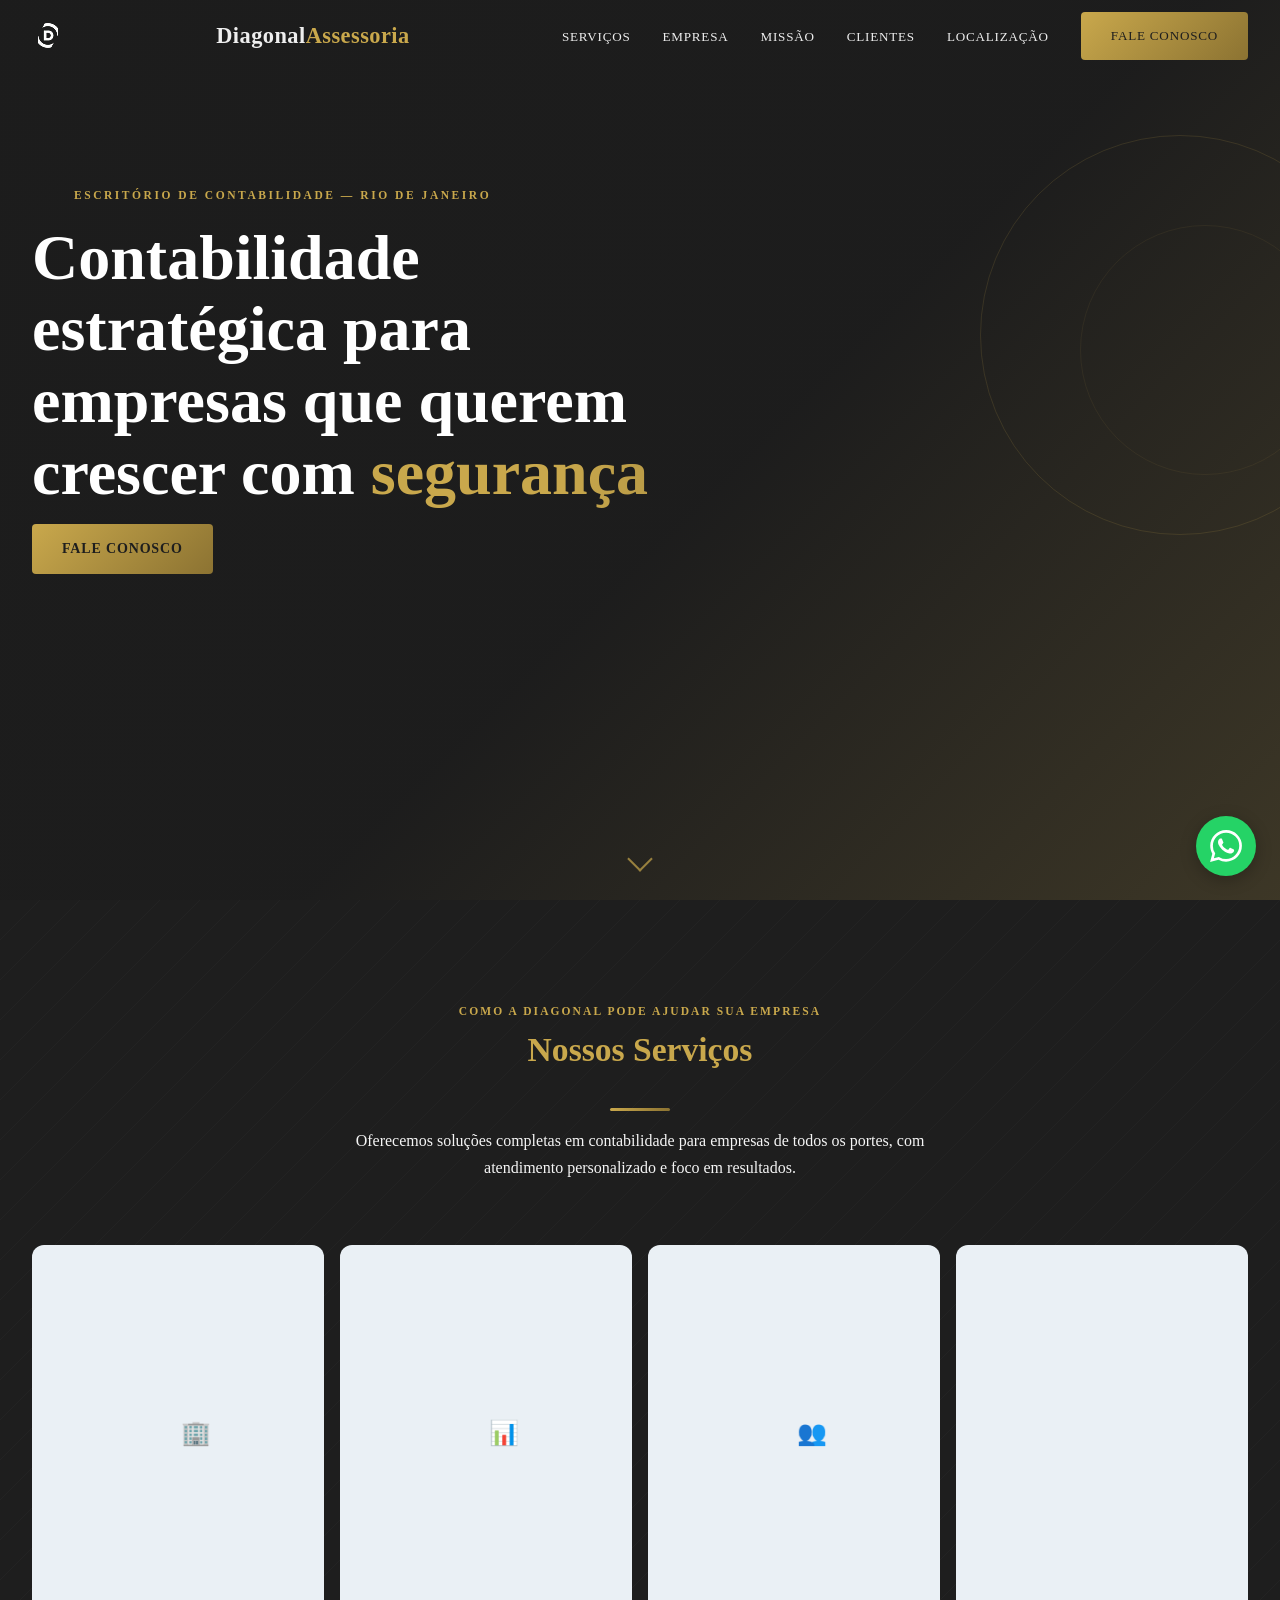
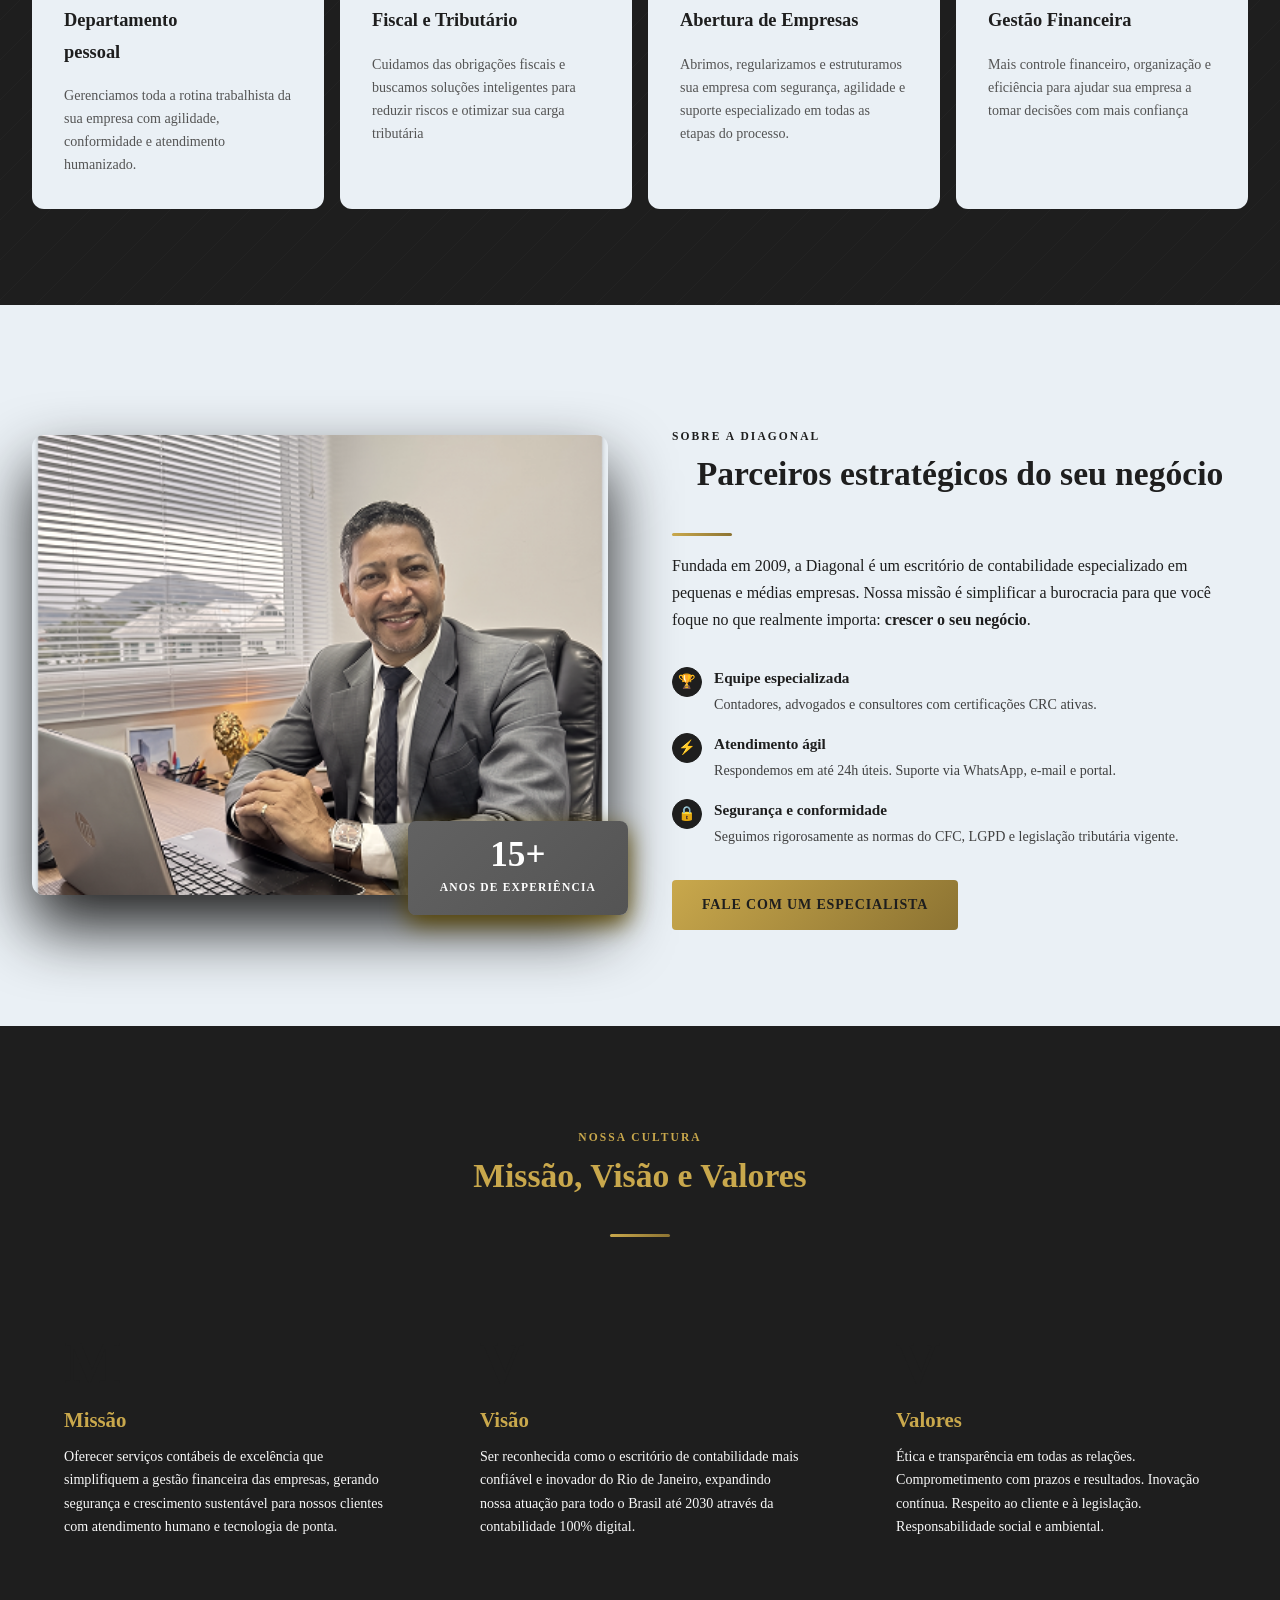
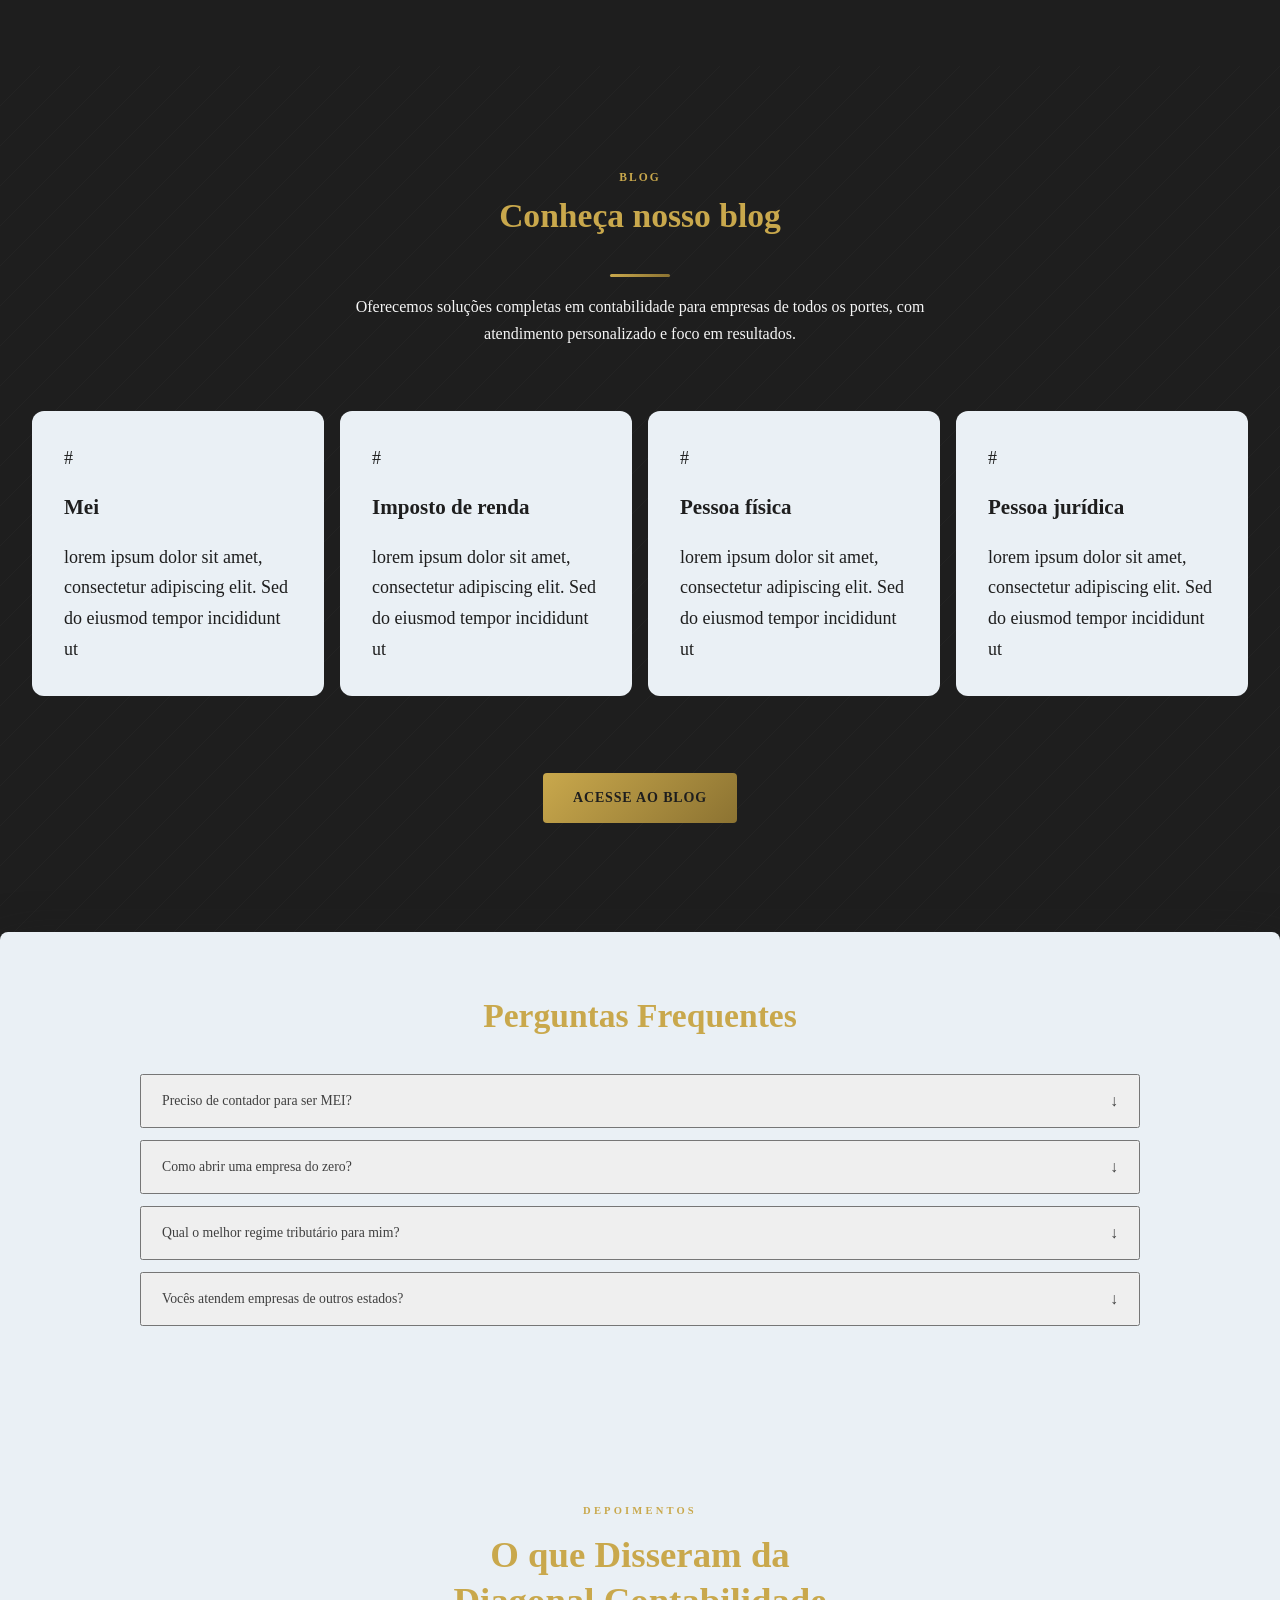
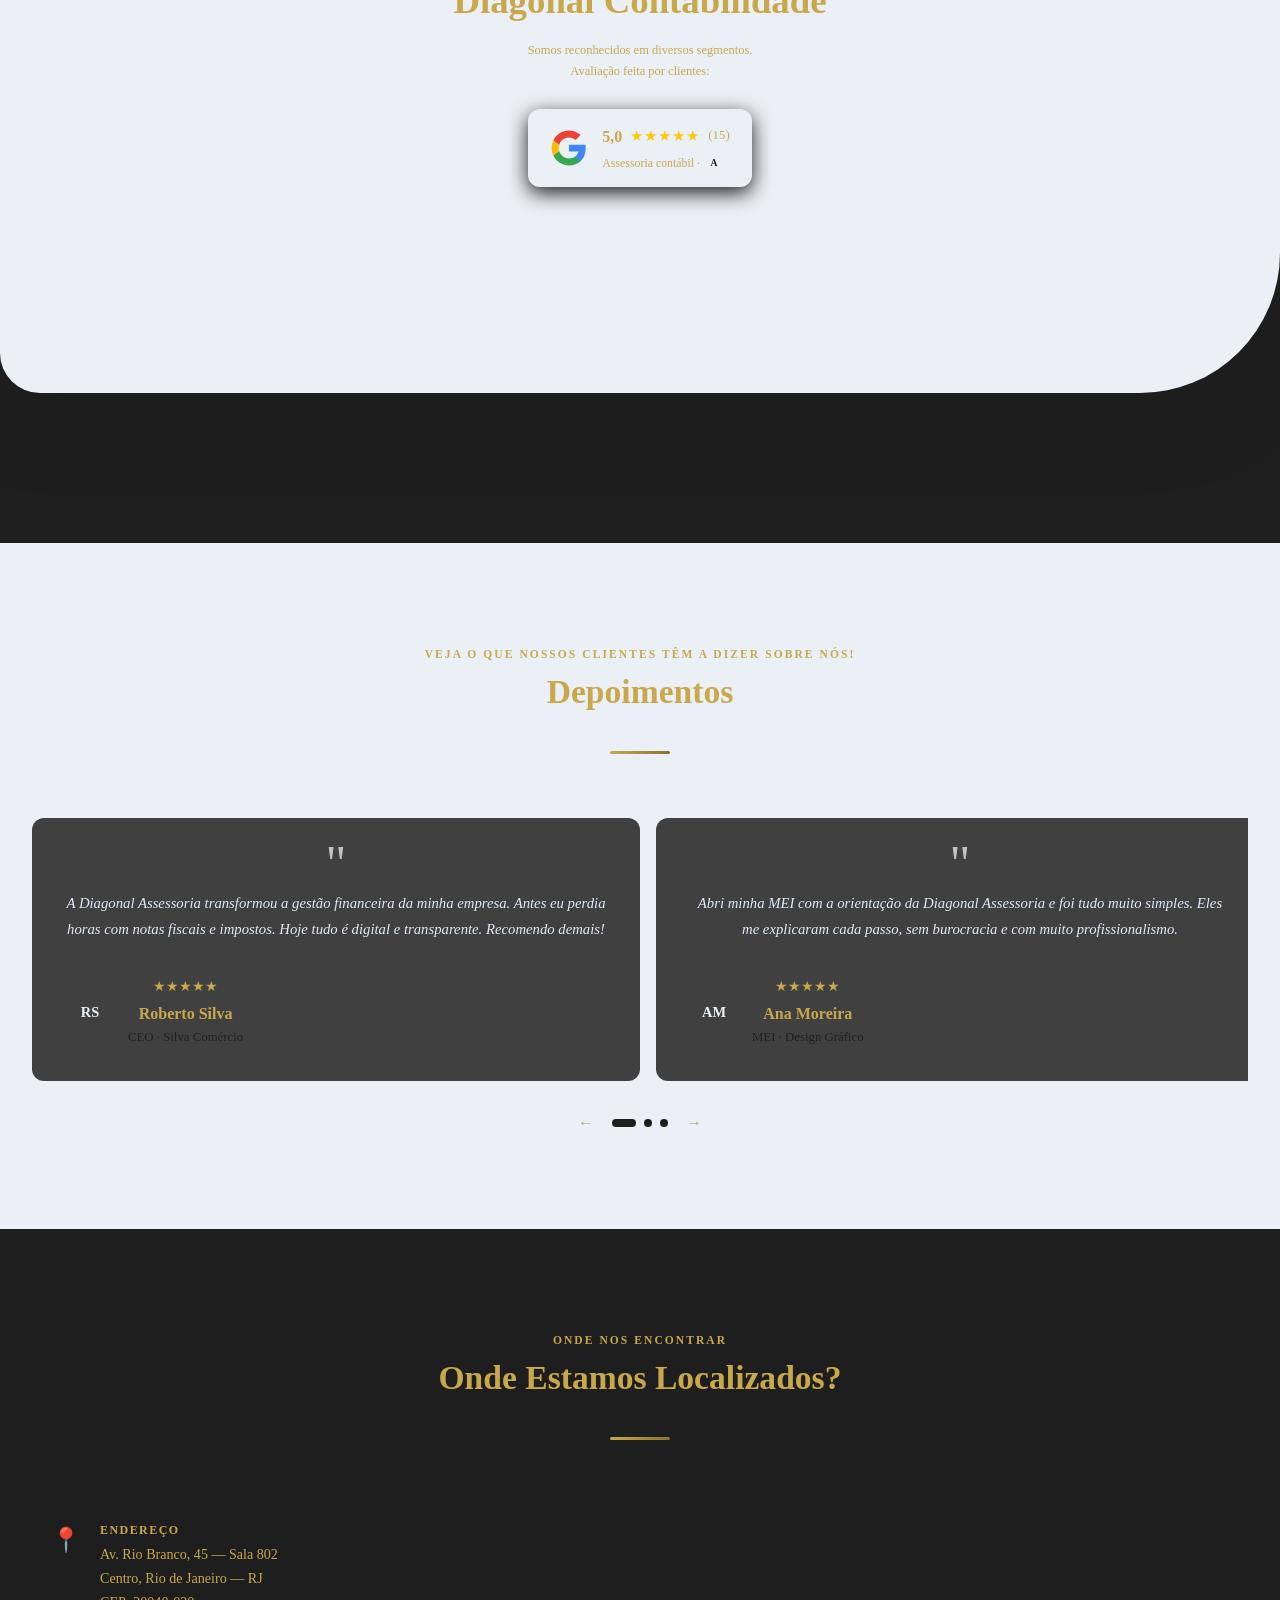
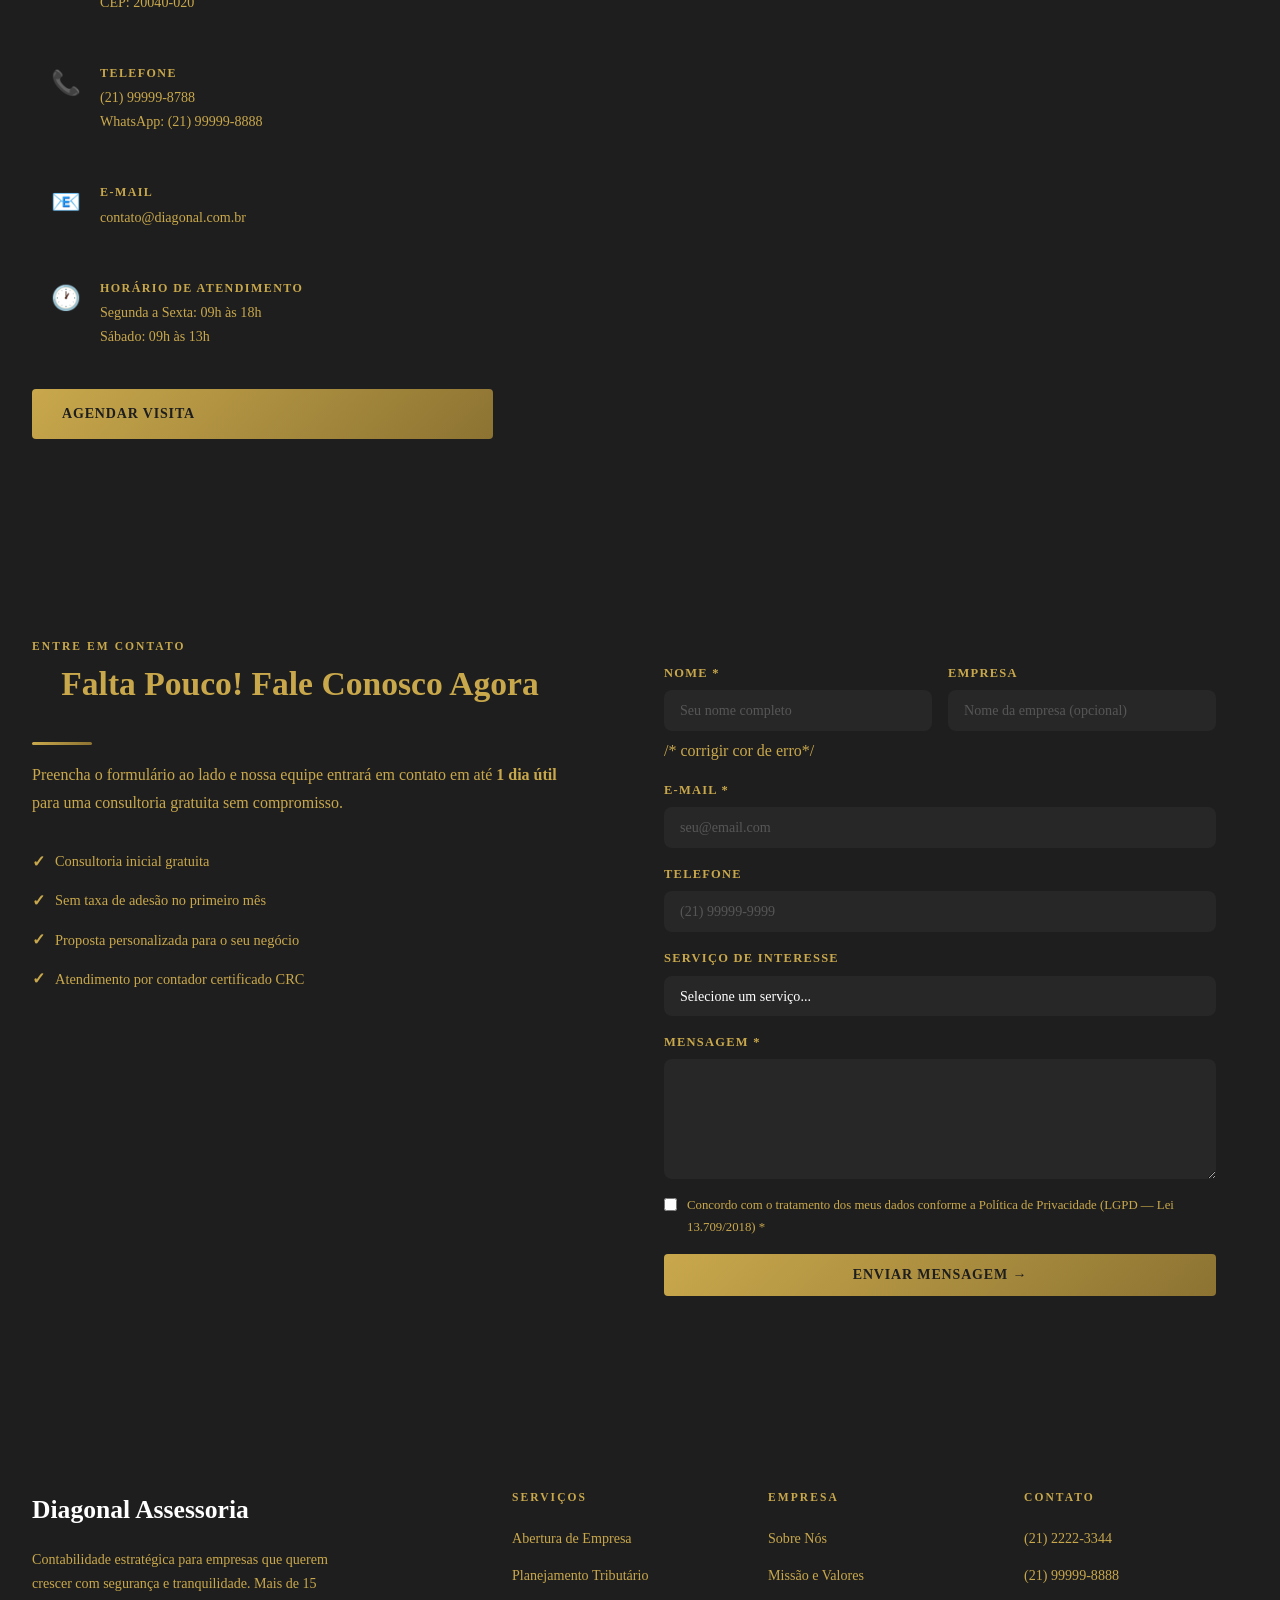
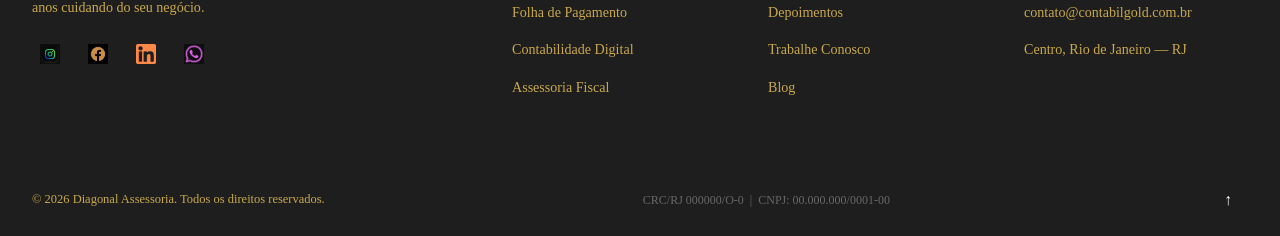
<file: index.html>
<!DOCTYPE html>
<!--
  ╔══════════════════════════════════════════════════════════════════╗
  ║           DIAGONAL ACESSORIA — index.html                        ║
  ║   Estrutura HTML pura — estilos e scripts em arquivos externos   ║
  ╠══════════════════════════════════════════════════════════════════╣
  ║  ESTRUTURA DO PROJETO (organização de pastas):                   ║
  ║  contabilgold/                                                   ║
  ║  ├── index.html   ← VOCÊ ESTÁ AQUI (estrutura/conteúdo)          ║
  ║  ├── style.css    ← Visual (cores, fontes, layout)               ║
  ║  └── script.js    ← Comportamento (cliques, animações, forms)    ║
  ╠══════════════════════════════════════════════════════════════════╣
-->
<html lang="pt-BR">

<head>
  <meta charset="UTF-8" /> 
  <meta name="viewport" content="width=device-width, initial-scale=1.0" /> 
  <meta name="description" content="Contáb — Contabilidade estratégica para empresas que querem crescer com segurança." />
  <meta name="keywords" content="contabilidade, empresa, MEI, CNPJ, impostos, Rio de Janeiro" />
  <meta name="author" content="Diagonal Acessoria" /> 
  <link rel="stylesheet" href="style.css" /> 
  <title>Diagonal Acessoria</title>
</head>

<body>

  <!-- ╔═════════════════════════════════════════════════════════╗
       ║  NAVBAR — Barra de navegação fixed                      ║
       ║  JS (script.js): hambúrguer mobile + fechar ao clicar   ║
       ╚═════════════════════════════════════════════════════════╝ -->
  <header>
    <nav class="navbar" role="navigation" aria-label="Navegação principal">
      <div class="container">
        <div class="navbar__inner">
          <img src="img/logoWhite.png" alt="Diagonal Acessoria" />

          <a href="#" class="navbar__logo" aria-label="Diagonal Acessoria - Página inicial">
            
            Diagonal<span>Assessoria</span>
          </a>

          <!-- href="#secao" → scroll suave até o elemento com id="secao" -->
          <ul class="navbar__links" id="navLinks" role="list">
            <li><a href="#servicos">Serviços</a></li>
            <li><a href="#sobre">Empresa</a></li>
            <li><a href="#mvv">Missão</a></li>
            <li><a href="#depoimentos">Clientes</a></li>
            <li><a href="#localizacao">Localização</a></li>
            <li><a href="#contato" class="btn-nav">Fale Conosco</a></li>
          </ul>

          <!-- Botão hambúrguer (mobile) — JS alterna a classe .aberto -->
          <button
            class="navbar__toggle"
            id="navToggle"
            aria-label="Abrir menu de navegação"
            aria-expanded="false"
            aria-controls="navLinks">
            <span></span>
            <span></span>
            <span></span>
          </button>

        </div>
      </div>
    </nav>
  </header>

  <!-- <main> = conteúdo principal — deve existir APENAS UM por página -->
  <main>

    <!-- ╔═════════════════════════════════════════════════════════╗
         ║  SEÇÃO 1 — HERO (Banner Principal)                      ║
         ╚═════════════════════════════════════════════════════════╝ -->
    <section class="hero" id="hero" aria-label="Seção principal">
      <div class="container">
        <div class="hero__conteudo">

          <p class="hero__tag" aria-hidden="true">
            Escritório de Contabilidade — Rio de Janeiro
          </p>

          <!-- H1: único por página — mais relevante para SEO -->
          <h1 class="hero__titulo">
            Contabilidade estratégica para empresas que querem
            crescer com  <em>segurança</em>
          </h1>

          <!-- <p class="hero__subtitulo">
            Mais do que números: somos parceiros do seu negócio. Planejamento fiscal,
            abertura de empresas, folha de pagamento e muito mais.
          </p> -->

          <!-- CTAs = Call to Action (botões de conversão) -->
          <div class="hero__botoes">
            <a href="#contato" class="btn-primario">Fale Conosco</a>
            <!-- <a href="#servicos" class="btn-secundario">Ver Serviços</a> -->
          </div>

        </div>
      </div>

      <!-- Seta decorativa animada (indica "role para baixo") -->
      <div class="hero__scroll" aria-hidden="true">
        <div class="hero__scroll-seta"></div>
      </div>
    </section>


    <!-- ╔═════════════════════════════════════════════════════════╗
         ║  SEÇÃO 2 — SERVIÇOS                                     ║
         ║  CSS: grid auto-fit (responsivo sem media query)        ║
         ║  JS: classe .animar controlada pelo IntersectionObserver║
         ╚═════════════════════════════════════════════════════════╝ -->
    <section class="servicos" id="servicos" aria-labelledby="titulo-servicos">
      <div class="container">

        <div class="servicos__cabecalho">
          <p class="tag-ouro">Como a Diagonal pode ajudar sua empresa</p>
          <h2 class="titulo-secao" id="titulo-servicos">Nossos Serviços</h2>
          <div class="divisor-ouro" role="presentation"></div>
          <p class="subtitulo-secao" style="margin-inline: auto; text-align: center;">
            Oferecemos soluções completas em contabilidade para empresas de todos os portes,
            com atendimento personalizado e foco em resultados.
          </p>
        </div>

        <!-- Grid responsivo — 4 colunas no desktop, 1-2 no mobile -->
        <div class="servicos__grid">

          <!-- <article> = conteúdo autocontido e reutilizável -->
          <article class="card-servico animar" aria-label="Serviço de Abertura de Empresa">
            <div class="card-servico__icone" aria-hidden="true">🏢</div>
            <h3 class="card-servico__titulo">Departamento<p>pessoal</p></h3>
            <p class="card-servico__texto">
              Gerenciamos toda a rotina trabalhista da sua empresa com agilidade, conformidade e atendimento humanizado.
            </p>
            <!-- <a href="#contato" class="card-servico__link">Saiba mais &#8594;</a> -->
          </article>

          <article class="card-servico animar" aria-label="Serviço de Planejamento Tributário">
            <div class="card-servico__icone" aria-hidden="true">📊</div>
            <h3 class="card-servico__titulo">Fiscal e Tributário</h3>
            <p class="card-servico__texto">
              Cuidamos das obrigações fiscais e buscamos soluções inteligentes para reduzir riscos e otimizar sua carga tributária
            </p>
            <!-- <a href="#contato" class="card-servico__link">Saiba mais &#8594;</a> -->
          </article>

          <article class="card-servico animar" aria-label="Serviço de Folha de Pagamento">
            <div class="card-servico__icone" aria-hidden="true">👥</div>
            <h3 class="card-servico__titulo">Abertura de Empresas</h3>
            <p class="card-servico__texto">
              Abrimos, regularizamos e estruturamos sua empresa com segurança, agilidade e suporte especializado em todas as etapas do processo.
            </p>
            <!-- <a href="#contato" class="card-servico__link">Saiba mais &#8594;</a> --> 
          </article>

          <article class="card-servico animar" aria-label="Serviço de Contabilidade Digital">
            <div class="card-servico__icone" aria-hidden="true"></div>
            <h3 class="card-servico__titulo">Gestão Financeira</h3>
            <p class="card-servico__texto">
              Mais controle financeiro, organização e eficiência para ajudar sua empresa a tomar decisões com mais confiança
            </p>
            <!-- <a href="#contato" class="card-servico__link">Saiba mais &#8594;</a> -->
          </article>

        </div>
      </div>
    </section>


    <!-- ╔═════════════════════════════════════════════════════════╗
         ║  SEÇÃO 3 — SOBRE NÓS                                    ║
         ║  CSS: Flexbox 2 colunas (imagem + texto)                ║
         ╚═════════════════════════════════════════════════════════╝ -->
    <section class="sobre" id="sobre" aria-labelledby="titulo-sobre">
      <div class="container">
        <div class="sobre__layout">

          <!-- Coluna da imagem -->
          <div class="sobre__imagem-col animar">
            <div class="sobre__imagem-wrapper">
              <!--
                alt="" = texto alternativo (OBRIGATÓRIO para acessibilidade)
                loading="lazy" = carregamento tardio (performance)
              -->
              <img
                src="img/dono.png"
                alt="Contador profissional em escritório moderno, sorrindo com confiança"
                loading="lazy"
              />
            </div>
            <!-- Badge sobreposta via CSS position: absolute -->
            <div class="sobre__badge">
              <strong>15+</strong>
              <span>Anos de experiência</span>
            </div>
          </div>

          <!-- Coluna de texto -->
          <div class="sobre__texto-col animar">
            <p class="tag-ouro">Sobre a Diagonal</p>
            <h2 class="titulo-secao" id="titulo-sobre">Parceiros estratégicos do seu negócio</h2>
            <div class="divisor-ouro" style="margin-left: 0;"></div>

            <p style="color: var(--cor-cinza-texto); margin-top: 1rem;">
              Fundada em 2009, a Diagonal é um escritório de contabilidade especializado
              em pequenas e médias empresas. Nossa missão é simplificar a burocracia para
              que você foque no que realmente importa:
              <strong style="color: var(--cor-branco);">crescer o seu negócio</strong>.
            </p>

            <ul class="sobre__lista" aria-label="Nossos diferenciais">
              <li class="sobre__item">
                <div class="sobre__item-icone" aria-hidden="true">🏆</div>
                <div>
                  <strong>Equipe especializada</strong>
                  <p>Contadores, advogados e consultores com certificações CRC ativas.</p>
                </div>
              </li>
              <li class="sobre__item">
                <div class="sobre__item-icone" aria-hidden="true">⚡</div>
                <div>
                  <strong>Atendimento ágil</strong>
                  <p>Respondemos em até 24h úteis. Suporte via WhatsApp, e-mail e portal.</p>
                </div>
              </li>
              <li class="sobre__item">
                <div class="sobre__item-icone" aria-hidden="true">🔒</div>
                <div>
                  <strong>Segurança e conformidade</strong>
                  <p>Seguimos rigorosamente as normas do CFC, LGPD e legislação tributária vigente.</p>
                </div>
              </li>
            </ul>

            <a href="#contato" class="btn-primario" style="margin-top: 2rem;">Fale com um Especialista</a>
          </div>

        </div>
      </div>
    </section>


    <!-- ╔═════════════════════════════════════════════════════════╗
         ║  SEÇÃO 4 — MISSÃO, VISÃO E VALORES                      ║
         ╚═════════════════════════════════════════════════════════╝ -->
    <section class="mvv" id="mvv" aria-labelledby="titulo-mvv">
      <div class="container">

        <div class="mvv__cabecalho">
          <p class="tag-ouro">Nossa cultura</p>
          <h2 class="titulo-secao" id="titulo-mvv" style="color: var(--cor-ouro);">
            Missão, Visão e Valores
          </h2>
          <div class="divisor-ouro"></div>
        </div>

        <div class="mvv__grid">

          <div class="mvv__card animar">
            <div class="mvv__card-letra" aria-hidden="true">M</div>
            <h3 class="mvv__card-titulo">Missão</h3>
            <p>
              Oferecer serviços contábeis de excelência que simplifiquem a gestão financeira
              das empresas, gerando segurança e crescimento sustentável para nossos clientes
              com atendimento humano e tecnologia de ponta.
            </p>
          </div>

          <div class="mvv__card animar">
            <div class="mvv__card-letra" aria-hidden="true">V</div>
            <h3 class="mvv__card-titulo">Visão</h3>
            <p>
              Ser reconhecida como o escritório de contabilidade mais confiável e inovador
              do Rio de Janeiro, expandindo nossa atuação para todo o Brasil até 2030 através
              da contabilidade 100% digital.
            </p>
          </div>

          <div class="mvv__card animar">
            <div class="mvv__card-letra" aria-hidden="true">V</div>
            <h3 class="mvv__card-titulo">Valores</h3>
            <p>
              Ética e transparência em todas as relações. Comprometimento com prazos e resultados.
              Inovação contínua. Respeito ao cliente e à legislação. Responsabilidade social
              e ambiental.
            </p>
          </div>

        </div>
      </div>
    </section>

    <!-- ╔═════════════════════════════════════════════════════════╗
         ║  SEÇÃO 5 — BLOG                                         ║
         ╚═════════════════════════════════════════════════════════╝ -->

    <section class="blog" id="blog" aria-labelledby="titulo-blog">
      <div class="container">

        <div class="blog__cabecalho">
          <p class="tag-ouro">Blog</p>
          <h2 class="titulo-secao" id="titulo-blog" style="color: var(--cor-ouro);">
            Conheça nosso blog
          </h2>
          <div class="divisor-ouro"></div>
          <p class="subtitulo-secao" style="margin-inline: auto; text-align: center;">
            Oferecemos soluções completas em contabilidade para empresas de todos os portes,
            com atendimento personalizado e foco em resultados.
          </p>
        </div>

        <div class="blog__grid">

          <div class="blog__card animar">
            <div class="blog__card-letra" aria-hidden="true">#</div>
            <h3 class="blog__card-titulo">Mei</h3>
            <p>
              lorem ipsum dolor sit amet, consectetur adipiscing elit. Sed do eiusmod tempor incididunt ut
            </p>
          </div>

          <div class="blog__card animar">
            <div class="blog__card-letra" aria-hidden="true">#</div>
            <h3 class="blog__card-titulo">Imposto de renda</h3>
            <p>
             lorem ipsum dolor sit amet, consectetur adipiscing elit. Sed do eiusmod tempor incididunt ut
            </p>
          </div>

          <div class="blog__card animar">
            <div class="blog__card-letra" aria-hidden="true">#</div>
            <h3 class="blog__card-titulo">Pessoa física</h3>
            <p>
              lorem ipsum dolor sit amet, consectetur adipiscing elit. Sed do eiusmod tempor incididunt ut
            </p>
          </div>
          <div class="blog__card animar">
            <div class="blog__card-letra" aria-hidden="true">#</div>
            <h3 class="blog__card-titulo">Pessoa jurídica</h3>
            <p>
              lorem ipsum dolor sit amet, consectetur adipiscing elit. Sed do eiusmod tempor incididunt ut
            </p>
          </div>

        </div>
      </div>
       <!-- CTAs = Call to Action (botões de conversão) -->
    <div class="botao-centralizado">
      <div class="blog_botao" style="justify-content: center; margin-top: 2rem;">
            <a href="blog.html" class="btn-primario">Acesse ao Blog</a>
            <!-- <a href="#servicos" class="btn-secundario">Ver Serviços</a> -->
      </div>
    </div>
    </section>
    <!-- ============================================================
     .page  →  É O FUNDO ESCURO que aparece atrás da curva.
     Sem ele, não existiria a "borda" curva: a curva nada mais é
     do que o painel claro (.bloco) sendo "cortado" por um
     border-radius grande, deixando este fundo escuro aparecer.
============================================================ -->
<div class="page">

  <!-- ============================================================
       .bloco  →  PAINEL CLARO (creme) que contém FAQ + Depoimentos.
       É AQUI que a borda curva é criada — ver os comentários do
       arquivo CSS na regra ".bloco" (border-radius nos cantos
       inferiores). O canto inferior-direito recebe um raio bem
       grande, gerando aquela varredura curva da imagem.
  ============================================================ -->
  <section class="bloco">

    <!-- ---------- 1. PERGUNTAS FREQUENTES (ACCORDION) ---------- -->
    <div class="container">
      <h2 class="titulo-secao">Perguntas Frequentes</h2>

      <!-- Cada .faq-item é uma pergunta clicável.
           A classe "open" é alternada pelo JavaScript ao clicar. -->
      <div class="faq" id="faq">

        <div class="faq-item">
          <button class="faq-pergunta" aria-expanded="false">
            <span>Preciso de contador para ser MEI?</span>
            <span class="faq-seta">&#8595;</span>
          </button>
          <div class="faq-resposta">
            <p>Não é obrigatório por lei, mas é altamente recomendável. O contador garante a entrega correta da DASN-SIMEI, evita pendências no CNPJ e orienta sobre o limite de faturamento da categoria.</p>
          </div>
        </div>

        <div class="faq-item">
          <button class="faq-pergunta" aria-expanded="false">
            <span>Como abrir uma empresa do zero?</span>
            <span class="faq-seta">&#8595;</span>
          </button>
          <div class="faq-resposta">
            <p>Cuidamos de todo o processo: definição do tipo societário, escolha do regime tributário, registro na Junta Comercial, CNPJ, inscrições municipal e estadual e emissão de nota fiscal.</p>
          </div>
        </div>

        <div class="faq-item">
          <button class="faq-pergunta" aria-expanded="false">
            <span>Qual o melhor regime tributário para mim?</span>
            <span class="faq-seta">&#8595;</span>
          </button>
          <div class="faq-resposta">
            <p>Depende do faturamento, da atividade e da margem de lucro. Fazemos um estudo comparativo entre Simples Nacional, Lucro Presumido e Lucro Real para indicar a opção mais econômica e segura.</p>
          </div>
        </div>

        <div class="faq-item">
          <button class="faq-pergunta" aria-expanded="false">
            <span>Vocês atendem empresas de outros estados?</span>
            <span class="faq-seta">&#8595;</span>
          </button>
          <div class="faq-resposta">
            <p>Sim. Todo o atendimento é feito de forma digital e segura, o que nos permite cuidar da contabilidade de clientes em todo o Brasil, com o mesmo padrão de qualidade.</p>
          </div>
        </div>

      </div>
    </div>

    <!-- ---------- 2. DEPOIMENTOS / GOOGLE ---------- -->
    <div class="container depoimentos">
      <p class="eyebrow">Depoimentos</p>
      <h2 class="titulo-depo">
        O que Disseram da<br />
        <span class="dourado">Diagonal Contabilidade</span>
      </h2>
      <p class="subtitulo">
        Somos reconhecidos em diversos segmentos.<br />
        Avaliação feita por clientes:
      </p>

      <!-- Selo de avaliação do Google (reconstruído em HTML/CSS/SVG) -->
      <div class="google-badge">
        <!-- Logo "G" oficial do Google em SVG -->
        <svg class="g-logo" viewBox="0 0 48 48" width="38" height="38" aria-hidden="true">
          <path fill="#4285F4" d="M45.12 24.5c0-1.56-.14-3.06-.4-4.5H24v8.51h11.84c-.51 2.75-2.06 5.08-4.39 6.64v5.52h7.11c4.16-3.83 6.56-9.47 6.56-16.17z"/>
          <path fill="#34A853" d="M24 46c5.94 0 10.92-1.97 14.56-5.33l-7.11-5.52c-1.97 1.32-4.49 2.1-7.45 2.1-5.73 0-10.58-3.87-12.31-9.07H4.34v5.7C7.96 41.07 15.4 46 24 46z"/>
          <path fill="#FBBC05" d="M11.69 28.18C11.25 26.86 11 25.45 11 24s.25-2.86.69-4.18v-5.7H4.34A21.99 21.99 0 0 0 2 24c0 3.55.85 6.91 2.34 9.88l7.35-5.7z"/>
          <path fill="#EA4335" d="M24 10.75c3.23 0 6.13 1.11 8.41 3.29l6.31-6.31C34.91 4.18 29.93 2 24 2 15.4 2 7.96 6.93 4.34 14.12l7.35 5.7c1.73-5.2 6.58-9.07 12.31-9.07z"/>
        </svg>

        <div class="g-info">
          <div class="g-linha">
            <span class="g-nota">5,0</span>
            <span class="g-estrelas">&#9733;&#9733;&#9733;&#9733;&#9733;</span>
            <span class="g-qtd">(15)</span>
          </div>
          <div class="g-categoria">Assessoria contábil &middot; <span class="g-pin">A</span></div>
        </div>
      </div>
    </div>

  </section>
</div>


    <!-- ╔═════════════════════════════════════════════════════════╗
         ║  SEÇÃO 5 — DEPOIMENTOS (Carrossel)                      ║
         ║  JS: translateX no track + dots criados dinamicamente   ║
         ╚═════════════════════════════════════════════════════════╝ -->
    <section class="depoimentos" id="depoimentos" aria-labelledby="titulo-depoimentos">
      <div class="container">

        <div class="depoimentos__cabecalho">
          <p class="tag-ouro">Veja o que nossos clientes têm a dizer sobre nós!</p>
          <h2 class="titulo-secao" id="titulo-depoimentos">Depoimentos</h2>
          <div class="divisor-ouro"></div>
        </div>

        <!--
          ESTRUTURA DO CARROSSEL:
          [wrapper overflow:hidden]
            [track display:flex] ← o JS move este elemento com translateX
              [card min-width:50%]
              [card min-width:50%]
              [card] ← escondido pelo overflow
              [card] ← escondido pelo overflow
        -->
        <div
          class="depoimentos__track-wrapper"
          role="region"
          aria-roledescription="carrossel"
          aria-label="Depoimentos de clientes">

          <div class="depoimentos__track" id="carrosselTrack">

            <article class="depoimento-card" role="group" aria-roledescription="slide" aria-label="Depoimento 1 de 4">
              <div class="depoimento-card__aspas" aria-hidden="true">"</div>
              <p class="depoimento-card__texto">
                A Diagonal Assessoria transformou a gestão financeira da minha empresa. Antes eu perdia
                horas com notas fiscais e impostos. Hoje tudo é digital e transparente. Recomendo demais!
              </p>
              <div class="depoimento-card__autor">
                <div class="depoimento-card__avatar" aria-hidden="true">RS</div>
                <div>
                  <div class="depoimento-card__estrelas" aria-label="5 estrelas">★★★★★</div>
                  <strong>Roberto Silva</strong>
                  <p style="font-size: 0.8rem; color: var(--preto-principal);">CEO · Silva Comércio</p>
                </div>
              </div>
            </article>

            <article class="depoimento-card" role="group" aria-roledescription="slide" aria-label="Depoimento 2 de 4">
              <div class="depoimento-card__aspas" aria-hidden="true">"</div>
              <p class="depoimento-card__texto">
                Abri minha MEI com a orientação da Diagonal Assessoria e foi tudo muito simples.
                Eles me explicaram cada passo, sem burocracia e com muito profissionalismo.
              </p>
              <div class="depoimento-card__autor">
                <div class="depoimento-card__avatar" aria-hidden="true">AM</div>
                <div>
                  <div class="depoimento-card__estrelas" aria-label="5 estrelas">★★★★★</div>
                  <strong>Ana Moreira</strong>
                  <p style="font-size: 0.8rem; color: var(--preto-principal);">MEI · Design Gráfico</p>
                </div>
              </div>
            </article>

            <article class="depoimento-card" role="group" aria-roledescription="slide" aria-label="Depoimento 3 de 4">
              <div class="depoimento-card__aspas" aria-hidden="true">"</div>
              <p class="depoimento-card__texto">
                O planejamento tributário que eles fizeram para nossa empresa gerou uma economia
                de mais de R$ 40 mil no primeiro ano. Investimento que se paga sozinho!
              </p>
              <div class="depoimento-card__autor">
                <div class="depoimento-card__avatar" aria-hidden="true">CF</div>
                <div>
                  <div class="depoimento-card__estrelas" aria-label="5 estrelas">★★★★★</div>
                  <strong>Carlos Ferreira</strong>
                  <p style="font-size: 0.8rem; color: var(--preto-principal);">Sócio · Ferreira &amp; Cia</p>
                </div>
              </div>
            </article>

            <article class="depoimento-card" role="group" aria-roledescription="slide" aria-label="Depoimento 4 de 4">
              <div class="depoimento-card__aspas" aria-hidden="true">"</div>
              <p class="depoimento-card__texto">
                Atendimento excepcional! Sempre que tenho dúvidas, a equipe responde rapidamente
                pelo WhatsApp. Me sinto segura sabendo que a parte contábil está em boas mãos.
              </p>
              <div class="depoimento-card__autor">
                <div class="depoimento-card__avatar" aria-hidden="true">PL</div>
                <div>
                  <div class="depoimento-card__estrelas" aria-label="5 estrelas">★★★★★</div>
                  <strong>Patrícia Lima</strong>
                  <p style="font-size: 0.8rem; color: var(--preto-principal);">Diretora · Lima Tech</p>
                </div>
              </div>
            </article>
             <article class="depoimento-card" role="group" aria-roledescription="slide" aria-label="Depoimento 2 de 4">
              <div class="depoimento-card__aspas" aria-hidden="true">"</div>
              <p class="depoimento-card__texto">
                Abri minha MEI com a orientação da Diagonal Assessoria e foi tudo muito simples.
                Eles me explicaram cada passo, sem burocracia e com muito profissionalismo.
              </p>
              <div class="depoimento-card__autor">
                <div class="depoimento-card__avatar" aria-hidden="true">AM</div>
                <div>
                  <div class="depoimento-card__estrelas" aria-label="5 estrelas">★★★★★</div>
                  <strong>Ana Moreira</strong>
                  <p style="font-size: 0.8rem; color: var(--preto-principal);">MEI · Design Gráfico</p>
                </div>
              </div>
            </article>
             <article class="depoimento-card" role="group" aria-roledescription="slide" aria-label="Depoimento 2 de 4">
              <div class="depoimento-card__aspas" aria-hidden="true">"</div>
              <p class="depoimento-card__texto">
                Abri minha MEI com a orientação da Diagonal Assessoria e foi tudo muito simples.
                Eles me explicaram cada passo, sem burocracia e com muito profissionalismo.
              </p>
              <div class="depoimento-card__autor">
                <div class="depoimento-card__avatar" aria-hidden="true">AM</div>
                <div>
                  <div class="depoimento-card__estrelas" aria-label="5 estrelas">★★★★★</div>
                  <strong>Ana Moreira</strong>
                  <p style="font-size: 0.8rem; color: var(--preto-principal);">MEI · Design Gráfico</p>
                </div>
              </div>
            </article>
             <article class="depoimento-card" role="group" aria-roledescription="slide" aria-label="Depoimento 2 de 4">
              <div class="depoimento-card__aspas" aria-hidden="true">"</div>
              <p class="depoimento-card__texto">
                Abri minha MEI com a orientação da Diagonal Assessoria e foi tudo muito simples.
                Eles me explicaram cada passo, sem burocracia e com muito profissionalismo.
              </p>
              <div class="depoimento-card__autor">
                <div class="depoimento-card__avatar" aria-hidden="true">AM</div>
                <div>
                  <div class="depoimento-card__estrelas" aria-label="5 estrelas">★★★★★</div>
                  <strong>Ana Moreira</strong>
                  <p style="font-size: 0.8rem; color: var(--preto-principal);">MEI · Design Gráfico</p>
                </div>
              </div>
            </article>
            

          </div>
        </div>

        <!-- Controles: os dots são criados pelo script.js via createElement -->
        <div class="depoimentos__controles" role="group" aria-label="Controles do carrossel">
          <button class="depoimentos__btn" id="btnAnterior" aria-label="Depoimento anterior">&#8592;</button>
          <div class="depoimentos__dots" id="carrosselDots" role="tablist" aria-label="Selecionar depoimento"></div>
          <button class="depoimentos__btn" id="btnProximo" aria-label="Próximo depoimento">&#8594;</button>
        </div>

      </div>
    </section>


    <!-- ╔═════════════════════════════════════════════════════════╗
         ║  SEÇÃO 6 — LOCALIZAÇÃO                                 ║
         ║  Inclui <iframe> do Google Maps                        ║
         ╚═════════════════════════════════════════════════════════╝ -->
    <section class="localizacao" id="localizacao" aria-labelledby="titulo-localizacao">
      <div class="container">

        <div class="localizacao__cabecalho">
          <p class="tag-ouro">Onde nos encontrar</p>
          <h2 class="titulo-secao" id="titulo-localizacao">Onde Estamos Localizados?</h2>
          <div class="divisor-ouro"></div>
        </div>

        <div class="localizacao__layout">

          <div class="localizacao__infos animar">

            <div class="localizacao__item">
              <span class="localizacao__item-icone" aria-hidden="true">📍</span>
              <div>
                <strong>Endereço</strong>
                <p>Av. Rio Branco, 45 — Sala 802<br>Centro, Rio de Janeiro — RJ<br>CEP: 20040-020</p>
              </div>
            </div>

            <div class="localizacao__item">
              <span class="localizacao__item-icone" aria-hidden="true">📞</span>
              <div>
                <strong>Telefone</strong>
                <!-- href="tel:" → abre o discador no celular -->
                <p><a href="tel:+5521999998788" style="color: var(--cor-cinza-texto);">(21) 99999-8788</a></p>
                <!-- href="https://wa.me/" → abre o WhatsApp -->
                <p><a href="https://wa.me/5521999998888" style="color: var(--cor-ouro);">WhatsApp: (21) 99999-8888</a></p>
              </div>
            </div>

            <div class="localizacao__item">
              <span class="localizacao__item-icone" aria-hidden="true">📧</span>
              <div>
                <strong>E-mail</strong>
                <!-- href="mailto:" → abre o cliente de e-mail -->
                <p><a href="mailto:contato@diagonal.com.br" style="color: var(--cor-cinza-texto);">contato@diagonal.com.br</a></p>
              </div>
            </div>

            <div class="localizacao__item">
              <span class="localizacao__item-icone" aria-hidden="true">🕐</span>
              <div>
                <strong>Horário de Atendimento</strong>
                <p>Segunda a Sexta: 09h às 18h<br>Sábado: 09h às 13h</p>
              </div>
            </div>

            <a href="#contato" class="btn-primario" style="margin-top: 0.5rem;">Agendar Visita</a>
          </div>

          <!-- <iframe> = Inline Frame → incorpora uma página/serviço externo -->
          <div class="localizacao__mapa animar">
            <iframe
              src="https://www.google.com/maps/embed?pb=!1m18!1m12!1m3!1d3675.356647773456!2d-43.17660492501953!3d-22.90278977929559!2m3!1f0!2f0!3f0!3m2!1i1024!2i768!4f13.1!3m3!1m2!1s0x997f5fd1cbaeaf%3A0x7ef3a05d4b1f8f3a!2sAv.%20Rio%20Branco%2C%2045%20-%20Centro%2C%20Rio%20de%20Janeiro%20-%20RJ!5e0!3m2!1spt-BR!2sbr!4v1700000000000"
              title="Localização da Diagonal Assessoria — Av. Rio Branco, 45, Centro, Rio de Janeiro"
              allowfullscreen=""
              loading="lazy"
              referrerpolicy="no-referrer-when-downgrade">
            </iframe>
          </div>

        </div>
      </div>
    </section>


    <!-- ╔═════════════════════════════════════════════════════════╗
         ║  SEÇÃO 7 — FORMULÁRIO DE CONTATO                       ║
         ║  JS: validação de campos + feedback + envio simulado   ║
         ╚═════════════════════════════════════════════════════════╝ -->
    <section class="contato" id="contato" aria-labelledby="titulo-contato">
      <div class="container">
        <div class="contato__layout">

          <!-- Texto motivacional -->
          <div class="contato__texto animar">
            <p class="tag-ouro">Entre em contato</p>
            <h2 class="titulo-secao" id="titulo-contato">Falta Pouco! Fale Conosco Agora</h2>
            <div class="divisor-ouro" style="margin-left: 0;"></div>

            <p style="color: var(--cor-cinza-texto); margin-top: 1rem;">
              Preencha o formulário ao lado e nossa equipe entrará em contato em até
              <strong style="color: var(--cor-ouro);">1 dia útil</strong> para uma
              consultoria gratuita sem compromisso.
            </p>

            <ul class="contato__lista" aria-label="Benefícios do atendimento">
              <li class="contato__lista-item">Consultoria inicial gratuita</li>
              <li class="contato__lista-item">Sem taxa de adesão no primeiro mês</li>
              <li class="contato__lista-item">Proposta personalizada para o seu negócio</li>
              <li class="contato__lista-item">Atendimento por contador certificado CRC</li>
            </ul>
          </div>

          <!-- Wrapper do formulário -->
          <div class="contato__form-wrapper animar">

            <!-- Mensagem de sucesso (oculta; exibida pelo JS após envio) -->
            <div class="form__sucesso" id="formSucesso" role="alert" aria-live="polite">
              <div class="form__sucesso-icone">✅</div>
              <h3>Mensagem enviada com sucesso!</h3>
              <p>Nossa equipe entrará em contato em até 1 dia útil.</p>
            </div>

            <!--
              novalidate → desativa validação nativa do HTML5
              O script.js faz a validação customizada com feedback visual
            -->
            <form class="form" id="formContato" novalidate aria-label="Formulário de contato">

              <!-- Grid 2 colunas: Nome + Empresa lado a lado -->
              <div class="form__linha">

                <div class="form__grupo">
                  <!-- <label for="id"> → clique no label foca o campo (acessibilidade!) -->
                  <label class="form__label" for="nome">Nome *</label>
                  <input
                    class="form__input"
                    type="text"
                    id="nome"
                    name="nome"
                    placeholder="Seu nome completo"
                    required
                    autocomplete="given-name"
                    aria-required="true"
                  />
                  <!-- Span de erro → exibido/ocultado pelo script.js -->
                  <span class="form__erro" id="erroNome" role="alert" style="display:none; color:#e57373; font-size:0.8rem;"></span> /* corrigir cor de erro*/
                </div>

                <div class="form__grupo">
                  <label class="form__label" for="empresa">Empresa</label>
                  <input
                    class="form__input"
                    type="text"
                    id="empresa"
                    name="empresa"
                    placeholder="Nome da empresa (opcional)"
                    autocomplete="organization"
                  />
                </div>

              </div>

              <!-- type="email" → validação de formato pelo navegador + teclado @ no mobile -->
              <div class="form__grupo">
                <label class="form__label" for="email">E-mail *</label>
                <input
                  class="form__input"
                  type="email"
                  id="email"
                  name="email"
                  placeholder="seu@email.com"
                  required
                  autocomplete="email"
                  aria-required="true"
                />
                <span class="form__erro" id="erroEmail" role="alert" style="display:none; color:#e57373; font-size:0.8rem;"></span>
              </div>

              <!-- type="tel" → teclado numérico no mobile, máscara aplicada pelo JS -->
              <div class="form__grupo">
                <label class="form__label" for="telefone">Telefone</label>
                <input
                  class="form__input"
                  type="tel"
                  id="telefone"
                  name="telefone"
                  placeholder="(21) 99999-9999"
                  autocomplete="tel"
                />
              </div>

              <!-- <select> = lista suspensa de opções -->
              <div class="form__grupo">
                <label class="form__label" for="servico">Serviço de Interesse</label>
                <select class="form__input form__select" id="servico" name="servico">
                  <option value="">Selecione um serviço...</option>
                  <option value="abertura">Abertura de Empresa / MEI</option>
                  <option value="tributario">Planejamento Tributário</option>
                  <option value="folha">Folha de Pagamento / RH</option>
                  <option value="contabilidade">Contabilidade Mensal</option>
                  <option value="digital">Contabilidade Digital</option>
                  <option value="outro">Outro</option>
                </select>
              </div>

              <!-- <textarea> = campo de texto multilinha -->
              <div class="form__grupo">
                <label class="form__label" for="mensagem">Mensagem *</label>
                <textarea
                  class="form__input form__textarea"
                  id="mensagem"
                  name="mensagem"
                  placeholder="Descreva brevemente sua necessidade..."
                  required
                  aria-required="true"
                  rows="4">
                </textarea>
                <span class="form__erro" id="erroMensagem" role="alert" style="display:none; color:#e57373; font-size:0.8rem;"></span>
              </div>

              <!-- Checkbox LGPD: consentimento obrigatório pela Lei 13.709/2018 -->
              <div class="form__grupo" style="flex-direction: row; align-items: flex-start; gap: 10px;">
                <input
                  type="checkbox"
                  id="lgpd"
                  name="lgpd"
                  required
                  aria-required="true"
                  style="margin-top: 3px; accent-color: var(--cor-ouro); width: auto;"
                />
                <label for="lgpd" style="font-size: 0.8rem; color: var(--cor-cinza-texto); cursor: pointer;">
                  Concordo com o tratamento dos meus dados conforme a
                  <a href="#" style="color: var(--cor-ouro);">Política de Privacidade</a>
                  (LGPD — Lei 13.709/2018) *
                </label>
              </div>

              <!-- type="submit" → dispara o evento 'submit' capturado pelo script.js -->
              <button type="submit" class="btn-primario" id="btnEnviar" style="width: 100%; justify-content: center;">
                Enviar Mensagem &#8594;
              </button>

            </form>
          </div>

        </div>
      </div>
    </section>

  </main>


  <!-- ╔═════════════════════════════════════════════════════════╗
       ║  RODAPÉ                                                ║
       ║  role="contentinfo" → landmark semântico               ║
       ╚═════════════════════════════════════════════════════════╝ -->
  <footer class="rodape" role="contentinfo">
    <div class="container">

      <div class="rodape__grid">

        <div class="rodape__coluna">
          <div class="rodape__logo">Diagonal   <span>Assessoria</span></div>
          <p class="rodape__descricao">
            Contabilidade estratégica para empresas que querem crescer com segurança e
            tranquilidade. Mais de 15 anos cuidando do seu negócio.
          </p>
          <nav class="rodape__redes" aria-label="Redes sociais">
            <a href="#" class="rodape__rede" aria-label="Instagram da Diagonal Assessoria">
              <img src="img/logo-instagram.jpg" alt="Ícone do Instagram" style="width: 20px; height: 20px; filter: invert(100%);">
            </a>
            <a href="#" class="rodape__rede" aria-label="Facebook da Diagonal Assessoria">
              <img src="img/logo-facebook.jpg" alt="Ícone do Facebook" style="width: 20px; height: 20px; filter: invert(100%);">
            </a>
            <a href="#" class="rodape__rede" aria-label="LinkedIn da Diagonal Assessoria">
              <img src="img/logo-linkedin.png" alt="Ícone do LinkedIn" style="width: 20px; height: 20px; filter: invert(100%);">
            </a>
            <a href="#" class="rodape__rede" aria-label="WhatsApp da Diagonal Assessoria">
              <img src="img/logo-wpp.jpg" alt="Ícone do WhatsApp" style="width: 20px; height: 20px; filter: invert(100%);">
            </a>
          </nav>
        </div>

        <div class="rodape__coluna">
          <h3 class="rodape__coluna-titulo">Serviços</h3>
          <ul>
            <li><a href="#servicos">Abertura de Empresa</a></li>
            <li><a href="#servicos">Planejamento Tributário</a></li>
            <li><a href="#servicos">Folha de Pagamento</a></li>
            <li><a href="#servicos">Contabilidade Digital</a></li>
            <li><a href="#servicos">Assessoria Fiscal</a></li>
          </ul>
        </div>

        <div class="rodape__coluna">
          <h3 class="rodape__coluna-titulo">Empresa</h3>
          <ul>
            <li><a href="#sobre">Sobre Nós</a></li>
            <li><a href="#mvv">Missão e Valores</a></li>
            <li><a href="#depoimentos">Depoimentos</a></li>
            <li><a href="#contato">Trabalhe Conosco</a></li>
            <li><a href="#contato">Blog</a></li>
          </ul>
        </div>

        <div class="rodape__coluna">
          <h3 class="rodape__coluna-titulo">Contato</h3>
          <ul>
            <li><a href="tel:+552122223344">(21) 2222-3344</a></li>
            <li><a href="https://wa.me/5521999998888">(21) 99999-8888</a></li>
            <li><a href="mailto:contato@contabilgold.com.br">contato@contabilgold.com.br</a></li>
            <li><a href="#localizacao">Centro, Rio de Janeiro — RJ</a></li>
          </ul>
        </div>

      </div>

      <div class="rodape__bottom">
        <p>
          <!-- &copy; = © | <span id="anoAtual"> preenchido pelo script.js -->
          &copy; <span id="anoAtual"></span> Diagonal Assessoria. Todos os direitos reservados.
        </p>
        <p style="font-size: 0.75rem; color: rgba(176,176,176,0.5);">
          CRC/RJ 000000/O-0 &nbsp;|&nbsp; CNPJ: 00.000.000/0001-00
        </p>
        <button
          class="rodape__topo"
          onclick="window.scrollTo({top: 0, behavior: 'smooth'})"
          aria-label="Voltar ao topo da página">
          &#8593;
        </button>
      </div>

    </div>
  </footer>

  <!-- ╔═════════════════════════════════════════════════════════╗
       ║  BOTÃO FLUTUANTE DO WHATSAPP                            ║
       ║  • É só um link <a>: dispensa JavaScript.               ║
       ║  • position:fixed (no style.css) o prende à JANELA, por ║
       ║    isso ele "flutua" e acompanha o scroll.              ║
       ║  • wa.me = formato oficial. Número SÓ com dígitos:      ║
       ║    55 (Brasil) + 21 (DDD) + número.                     ║
       ║  • ?text= já abre o chat com a mensagem preenchida      ║
       ║    (acentos e espaços vêm codificados: %C3%A1=á, %20=   ║
       ║    espaço — assim a URL não quebra).                    ║
       ║  • target="_blank" → abre em nova aba / no app.         ║
       ║  • rel="noopener noreferrer" → segurança em link externo║
       ╚═════════════════════════════════════════════════════════╝ -->
  <a
    class="whatsapp-flutuante"
    href="https://wa.me/5521999998888?text=Ol%C3%A1!%20Vim%20pelo%20site%20da%20Diagonal%20e%20quero%20saber%20mais%20sobre%20os%20servi%C3%A7os%20cont%C3%A1beis."
    target="_blank"
    rel="noopener noreferrer"
    aria-label="Conversar pelo WhatsApp"
    title="Fale conosco no WhatsApp">
    <!-- Ícone oficial do WhatsApp em SVG inline (sem imagem nem biblioteca externa).
         fill="currentColor" → o ícone herda a cor branca definida no .whatsapp-flutuante -->
    <svg viewBox="0 0 24 24" fill="currentColor" aria-hidden="true">
      <path d="M17.472 14.382c-.297-.149-1.758-.867-2.03-.967-.273-.099-.471-.148-.67.15-.197.297-.767.966-.94 1.164-.173.199-.347.223-.644.075-.297-.15-1.255-.463-2.39-1.475-.883-.788-1.48-1.761-1.653-2.059-.173-.297-.018-.458.13-.606.134-.133.298-.347.446-.52.149-.174.198-.298.298-.497.099-.198.05-.371-.025-.52-.075-.149-.669-1.612-.916-2.207-.242-.579-.487-.5-.669-.51-.173-.008-.371-.01-.57-.01-.198 0-.52.074-.792.372-.272.297-1.04 1.016-1.04 2.479 0 1.462 1.065 2.875 1.213 3.074.149.198 2.096 3.2 5.077 4.487.709.306 1.262.489 1.694.625.712.227 1.36.195 1.871.118.571-.085 1.758-.719 2.006-1.413.248-.694.248-1.289.173-1.413-.074-.124-.272-.198-.57-.347m-5.421 7.403h-.004a9.87 9.87 0 01-5.031-1.378l-.361-.214-3.741.982.998-3.648-.235-.374a9.86 9.86 0 01-1.51-5.26c.001-5.45 4.436-9.884 9.888-9.884 2.64 0 5.122 1.03 6.988 2.898a9.825 9.825 0 012.893 6.994c-.003 5.45-4.437 9.884-9.885 9.884m8.413-18.297A11.815 11.815 0 0012.05 0C5.495 0 .16 5.335.157 11.892c0 2.096.547 4.142 1.588 5.945L.057 24l6.305-1.654a11.882 11.882 0 005.683 1.448h.005c6.554 0 11.89-5.335 11.893-11.893a11.821 11.821 0 00-3.48-8.413Z" />
    </svg>
  </a>

  <!--
    SCRIPT EXTERNO — no final do <body> (IMPORTANTE!)
    
    Por que aqui e não no <head>?
    • O HTML é processado de cima para baixo
    • Aqui, todo o DOM já está construído quando o JS executa
    • getElementById() e querySelector() encontram os elementos
    
    Alternativa: <script src="script.js" defer> no <head>
    "defer" → adia a execução para após o parse completo do HTML
  -->
  <script src="script.js"></script>

</body>
</html>
</file>
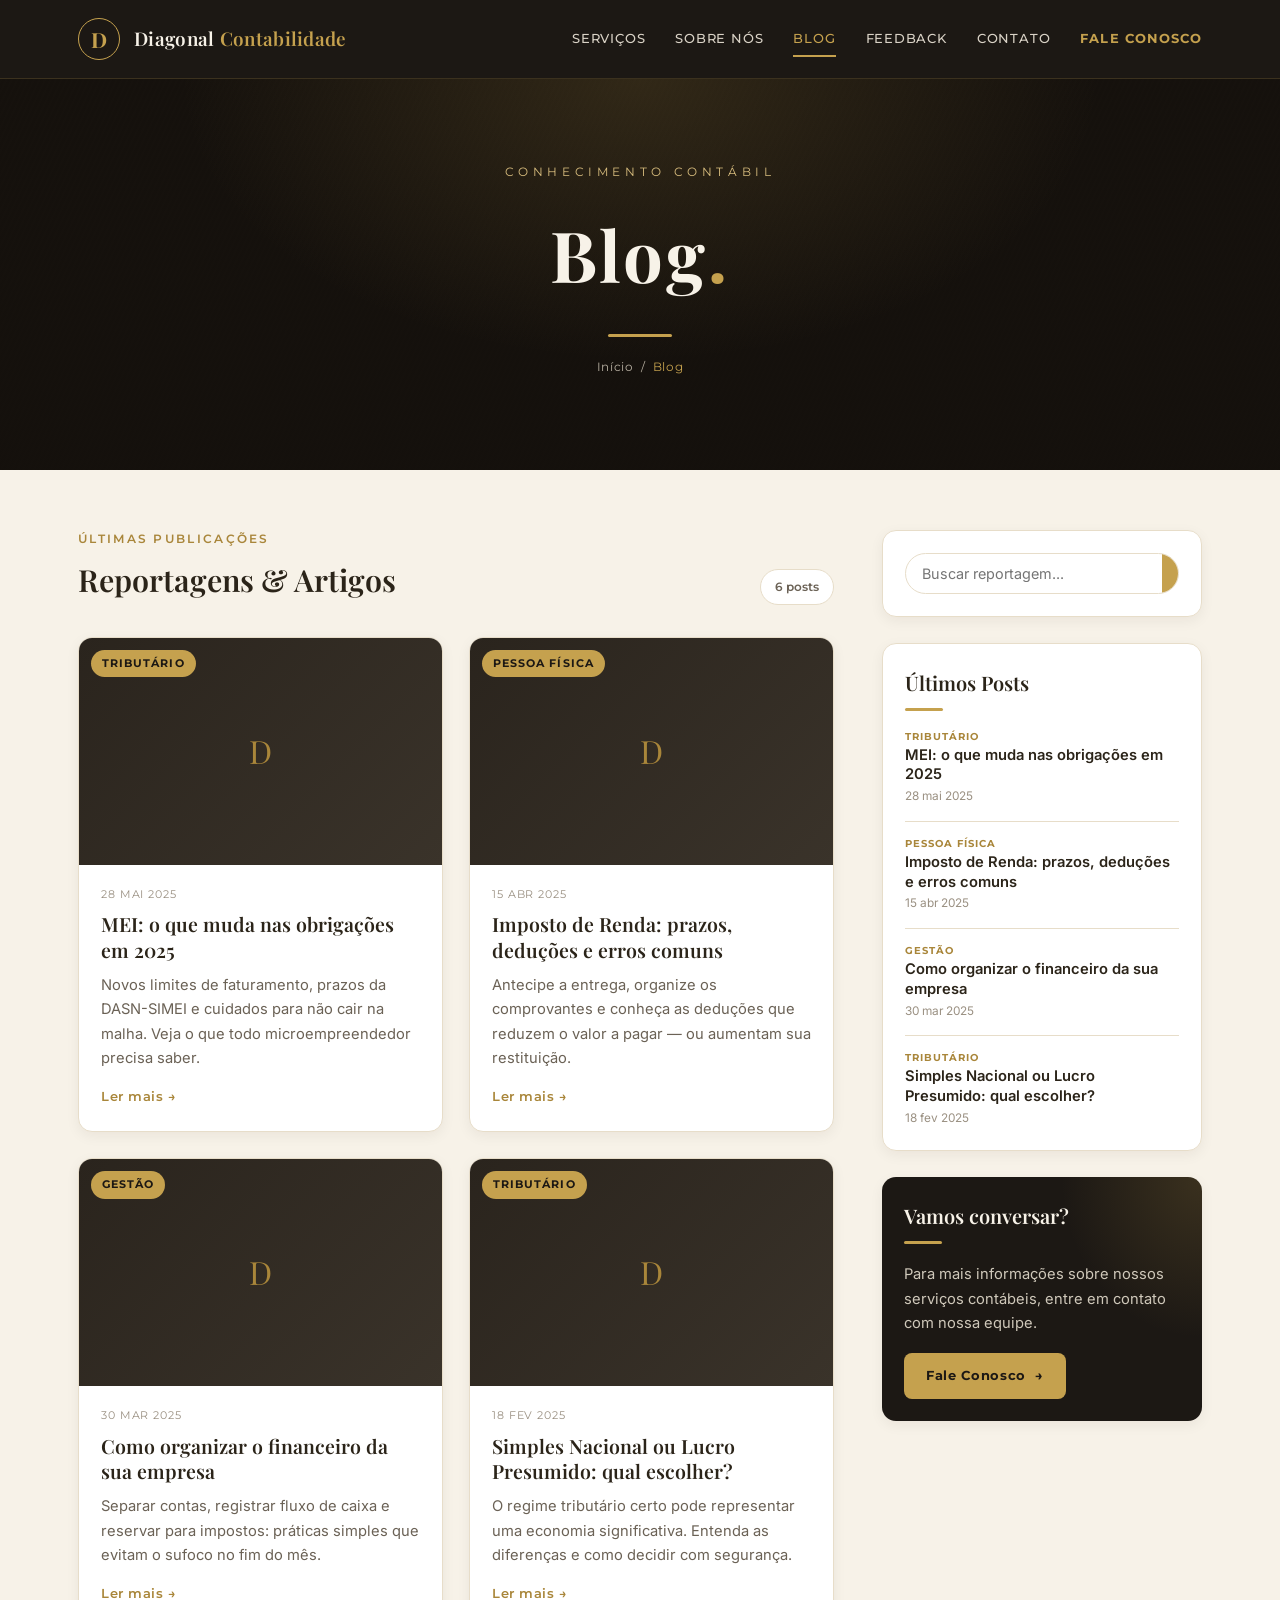
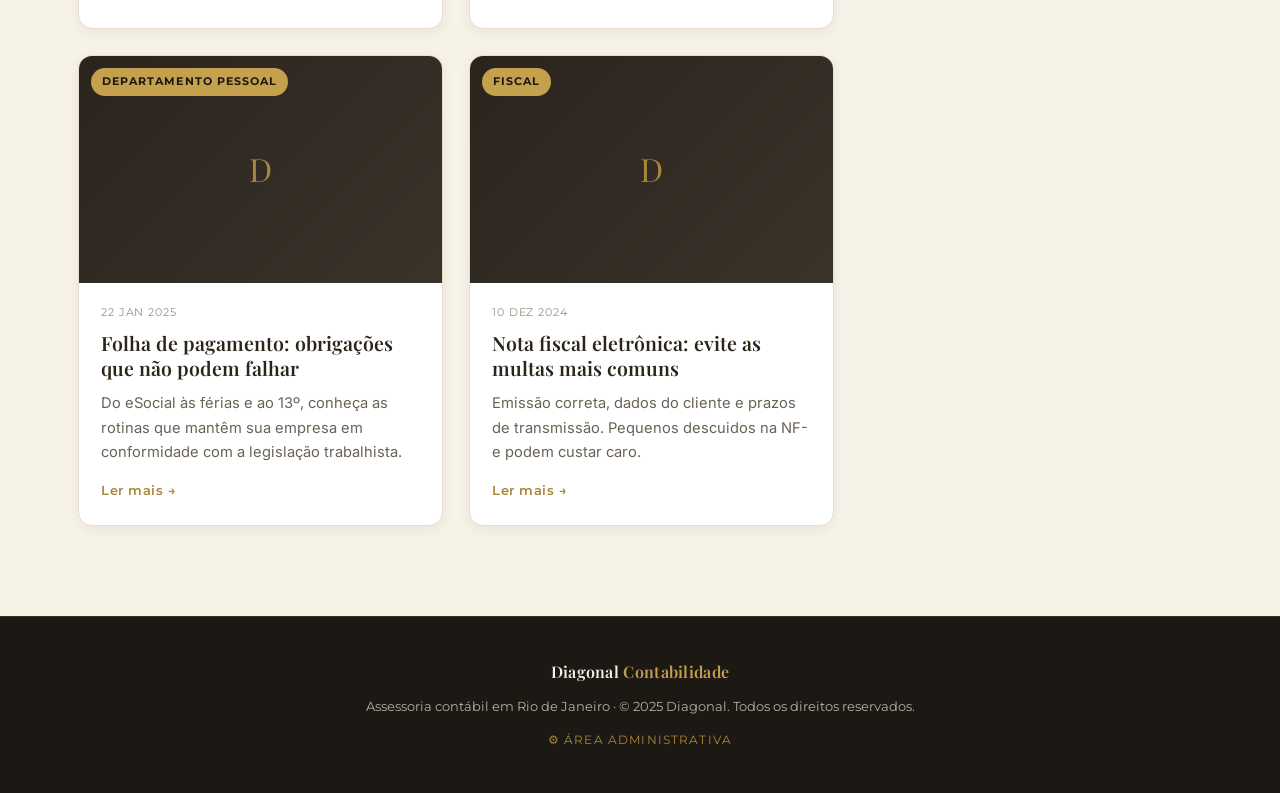
<file: blog.html>
<!DOCTYPE html>
<html lang="pt-BR">
<head>
<meta charset="UTF-8" />
<meta name="viewport" content="width=device-width, initial-scale=1.0" />
<title>Blog · Diagonal Contabilidade</title>

<!-- ============================================================
     FONTES DA MARCA DIAGONAL
     Playfair Display .... títulos editoriais (display)
     Montserrat .......... navegação / rótulos / botões
     Inter ............... corpo de texto
============================================================ -->
<link rel="preconnect" href="https://fonts.googleapis.com" />
<link rel="preconnect" href="https://fonts.gstatic.com" crossorigin />
<link href="https://fonts.googleapis.com/css2?family=Playfair+Display:ital,wght@0,500;0,600;0,700;1,500&family=Montserrat:wght@400;500;600;700&family=Inter:wght@400;500;600&display=swap" rel="stylesheet" />

<!-- Folha de estilo do blog -->
<link rel="stylesheet" href="style_blog.css" />
</head>
<body>

<!-- ============================================================
     SITE PÚBLICO
============================================================ -->
<div id="public">

  <!-- ---------- HEADER ---------- -->
  <header class="header" id="header">
    <nav class="nav">
      <a class="brand" href="#">
        <span class="brand-mark">D</span>
        <span class="brand-name">Diagonal <span>Contabilidade</span></span>
      </a>
      <button class="burger" id="burger" aria-label="Menu">&#9776;</button>
      <div class="menu" id="menu">
        <a href="#">Serviços</a>
        <a href="#">Sobre Nós</a>
        <a href="#" class="active">Blog</a>
        <a href="#">Feedback</a>
        <a href="#">Contato</a>
        <a href="#" class="cta">Fale Conosco</a>
      </div>
    </nav>
  </header>

  <!-- ---------- HERO ---------- -->
  <section class="hero">
    <p class="hero-eyebrow">Conhecimento contábil</p>
    <h1>Blog<span class="dot">.</span></h1>
    <div class="hero-line"></div>
    <p class="crumb"><a href="#">Início</a> &nbsp;/&nbsp; <span>Blog</span></p>
  </section>

  <!-- ---------- CONTEÚDO ---------- -->
  <div class="shell">
    <div class="layout">

      <!-- coluna principal -->
      <main>
        <div class="list-head">
          <h2><small>Últimas publicações</small> Reportagens &amp; Artigos</h2>
          <span class="count-pill" id="countPill">0 posts</span>
        </div>
        <div class="grid" id="grid"><!-- cards injetados via JS --></div>
      </main>

      <!-- sidebar -->
      <aside class="aside">
        <div class="widget">
          <div class="search">
            <input type="text" id="searchInput" placeholder="Buscar reportagem..." />
            <button id="searchBtn" aria-label="Buscar">&#128269;</button>
          </div>
        </div>

        <div class="widget">
          <h3 class="widget-title">Últimos Posts</h3>
          <ul class="latest" id="latestList"></ul>
        </div>

        <div class="widget cta-card">
          <h3 class="widget-title">Vamos conversar?</h3>
          <p>Para mais informações sobre nossos serviços contábeis, entre em contato com nossa equipe.</p>
          <a href="#" class="btn-gold">Fale Conosco &nbsp;&rarr;</a>
        </div>
      </aside>

    </div>
  </div>

  <!-- ---------- FOOTER ---------- -->
  <footer class="footer">
    <div class="brand-name" style="color:var(--cream)">Diagonal <span style="color:var(--gold)">Contabilidade</span></div>
    <div>Assessoria contábil em Rio de Janeiro · © 2025 Diagonal. Todos os direitos reservados.</div>
    <a class="admin-link" id="openAdmin" href="#">&#9881; Área administrativa</a>
  </footer>

</div><!-- /#public -->


<!-- ============================================================
     PAINEL ADMINISTRATIVO
============================================================ -->
<div class="admin" id="admin">

  <div class="admin-bar">
    <div class="a-title"><span class="brand-mark" style="width:34px;height:34px;font-size:1rem">D</span> Diagonal <b>· Painel</b></div>
    <div class="admin-actions" id="adminTopActions" style="display:none">
      <button class="btn-ghost" id="viewSite">&#128065; Ver site</button>
      <button class="btn-ghost" id="logout">Sair</button>
    </div>
  </div>

  <!-- tela de login -->
  <div class="login-wrap active" id="loginWrap">
    <div class="login-card">
      <div class="lock">&#128274;</div>
      <h2>Acesso restrito</h2>
      <p>Informe a senha para gerenciar as reportagens do blog.</p>
      <input type="password" id="pwInput" placeholder="••••••••" />
      <div class="login-err" id="loginErr"></div>
      <button class="btn-primary" id="loginBtn" style="width:100%">Entrar</button>
      <p class="hint" style="margin-top:16px">Senha padrão de demonstração: <b>diagonal2025</b></p>
    </div>
  </div>

  <!-- dashboard -->
  <div class="admin-shell" id="dashboard" style="display:none">

    <div class="adm-stats">
      <div class="stat"><div class="n" id="statTotal">0</div><div class="l">Reportagens</div></div>
      <div class="stat"><div class="n" id="statCats">0</div><div class="l">Categorias</div></div>
      <div class="stat"><div class="n" id="statLast">—</div><div class="l">Última publicação</div></div>
    </div>

    <div class="admin-grid">

      <!-- formulário -->
      <div class="panel">
        <div class="panel-head">
          <h3 id="formTitle">Nova reportagem</h3>
          <button class="btn-secondary" id="newBtn" style="display:none">+ Nova</button>
        </div>
        <div class="panel-body">
          <input type="hidden" id="editId" />
          <div class="field">
            <label>Título</label>
            <input type="text" id="fTitulo" placeholder="Ex.: MEI: o que muda em 2025" />
          </div>
          <div class="row2">
            <div class="field">
              <label>Categoria</label>
              <input type="text" id="fCategoria" list="catList" placeholder="Ex.: Tributário" />
              <datalist id="catList"></datalist>
            </div>
            <div class="field">
              <label>Data</label>
              <input type="date" id="fData" />
            </div>
          </div>
          <div class="field">
            <label>Resumo (aparece no card)</label>
            <textarea id="fResumo" style="min-height:70px" placeholder="Uma ou duas frases que resumem a reportagem."></textarea>
          </div>
          <div class="field">
            <label>Conteúdo completo</label>
            <textarea id="fConteudo" placeholder="Texto completo da reportagem. Separe os parágrafos com uma linha em branco."></textarea>
          </div>
          <div class="field">
            <label>Imagem de capa</label>
            <input type="text" id="fImagem" placeholder="Cole uma URL de imagem..." />
            <p class="hint">ou envie um arquivo:</p>
            <input type="file" id="fFile" accept="image/*" style="margin-top:6px;background:transparent;border:none;padding:0" />
            <div class="img-preview" id="imgPreview">Pré-visualização da capa</div>
          </div>
          <div class="form-actions">
            <button class="btn-primary" id="saveBtn">Publicar reportagem</button>
            <button class="btn-secondary" id="cancelBtn" style="display:none">Cancelar</button>
          </div>
        </div>
      </div>

      <!-- lista -->
      <div class="panel">
        <div class="panel-head">
          <h3>Reportagens publicadas</h3>
          <span class="count-pill" id="admCount">0</span>
        </div>
        <div class="panel-body">
          <div class="adm-list" id="admList"></div>
        </div>
      </div>

    </div>
  </div>
</div><!-- /#admin -->

<!-- modal de leitura -->
<div class="overlay" id="overlay">
  <div class="modal" id="modal"></div>
</div>

<!-- toast -->
<div class="toast" id="toast"></div>

<!-- Lógica da aplicação -->
<script src="script_blog.js"></script>
</body>
</html>
</file>
<file: style.css>
/* ================================================================
   style.css — Diagonal Assessoria Contábil
   Versão refatorada com paleta de cores corrigida,
   navbar transparente → sólida, parallax e animações completas
   ================================================================

   ÍNDICE DE SEÇÕES:
   1.  Variáveis CSS (Design Tokens — paleta oficial do esquema de cores)
   2.  Reset e Base
   3.  Utilitários
   4.  Botões
   5.  Animações (@keyframes)
   6.  Navbar (fixada, transparente → sólida ao rolar)
   7.  Hero (parallax, conteúdo, CTAs, seta de scroll)
   8.  Serviços (cards em grid)
   9.  Sobre Nós
   10. Missão, Visão e Valores
   11. Blog (destaques, layout, categorias)
   12. Faq
   13. Depoimentos (carrossel)
   14. Localização e Contato
   15. Formulário de Contato
   16. Rodapé
   17. Media Queries
   18. Intersection Observer (animações ao entrar na tela)
   ================================================================ */


/* ================================================================
   1. VARIÁVEIS CSS — Design System / Tokens
   ----------------------------------------------------------------
   Paleta extraída do ESQUEMA DE CORES OFICIAL (UI):

   ── DOURADO como identidade ──────────────────────────────────
   Família #C9A84C e #D4C08B → autoridade, prosperidade.
   Usados em destaque, CTAs e pontos focais.

   ── PRETO e CINZAS como estrutura ────────────────────────────
   Família #1C1C1C → #4C4C4C → contraste e hierarquia visual.
   Fundos, cards, bordas e separadores.

   ── TONS BEGE/CREME como respiro ─────────────────────────────
   #F7F2EA, #FFFCC0, #E8DFC8 → tradição e estabilidade.
   Backgrounds de seções alternadas, badges e destaques.

   ── TÉCNICO (#E1E9F8) ────────────────────────────────────────
   Seções de dados, serviços e precisão contábil.

   REGRA DE USO (esquema):
   Dourado vibrante (CTAs principal 1-2) + dourado escolhido
   (#C9A84C) + escuro (#1C1C1C) formam a identidade.
   ================================================================ */
:root {
  /* ── Ouro— Identidade da Marca ───────────────────────── */
  --ouro-vibrante-principal:   #C9A84C;   /* Principal: botões, destaques, ícones */
  --ouro-vibrante-escuro: #AB8F41;   /* Variante clara: hover, gradientes suaves */
  --ouro-vibrante-escuro-2: #8D7635;   /* Dourado escuro para hover em elementos dourados */
  --ouro-vibrante-fundo:  #FFF7CC;   /* Fundo de seções de destaque, badges, detalhes */
  --ouro-vibrante-escuro:     #463B1B;   /* Texto escuro */
  --ouro-vibrante-escuro:   #AB8F41;  /* Dourado escuro com transparência para sobreposições */
  --ouro-vibrante-escuro-2:  #8D7635;   /* Dourado escuro para hover em elementos dourados */
  --ouro-vibrante-escuro-3:   #655426;   /* Dourado com 30% de opacidade para sombras e detalhes */
  --ouro-vibrante-claro-alpha:   #D1B567;  /* Dourado claro com transparência para hover em fundos escuros */
  --ouro-claro-2: #D9C282;   /* Dourado claro para hover em fundos escuros */
  --ouro-claro-3: #E4D4A6;   /* Dourado claro para detalhes em fundos escuros uma possibilidade */
  --ouro-claro-4: #E4D4A6;   /* Dourado claro para detalhes em fundos escuros outra possibilidade */
  --ouro-claro-5: #F7F2E4;   /* Dourado claro para detalhes em fundos escuros terceira possibilidade */

/*ouro vibrante */
--ouro-vibrante-principal: #C9A84C;   /* Principal: botões, destaques, ícones */
--ouro-vibrante-escuro: #AB8F41;   /* Variante clara: hover, gradientes suaves */
--ouro-vibrante-escuro-2: #8D7635;   /* Dourado escuro para hover em elementos dourados */
--ouro-vibrante-escuro-3: #655426;   /* Dourado com 30% de opacidade para sombras e detalhes */
--ouro-vibrante-escuro-4: #463B1B;   /* Dourado escuro para hover em elementos dourados */
--ouro-vibrante-claro: #D1B567;  /* Dourado claro com transparência para hover em fundos escuros */
--ouro-vibrante-claro-2: #D9C282;   /* Dourado claro para hover em fundos escuros */
--ouro-vibrante-claro-3: #E4D4A6;   /* Dourado claro para detalhes em fundos escuros uma possibilidade */
--ouro-vibrante-claro-4: #EFE5C9;   /* Dourado claro para detalhes em fundos escuros outra possibilidade */
--ouro-vibrante-claro-5: #F7F2E4;   /* Dourado claro para detalhes em fundos escuros terceira possibilidade */

/*ouro velho*/
--ouro-velho-principal: #8C7332;   /* Principal: botões, destaques, ícones */
--ouro-velho-escuro: #77622B;   /* Variante clara: hover, gradientes suaves */
--ouro-velho-escuro-2: #625123;   /* Dourado escuro para hover em elementos dourados */
--ouro-velho-escuro-3: #463A19;   /* Dourado com 30% de opacidade para sombras e detalhes */
--ouro-velho-escuro-4: #312812;   /* Dourado escuro para hover em elementos dourados */
--ouro-velho-claro: #9D8851;  /* Dourado claro com transparência para hover em fundos escuros */
--ouro-velho-claro-2: #AF9D70;   /* Dourado claro para hover em fundos escuros */
--ouro-velho-claro-3: #C6B999;   /* Dourado claro para detalhes em fundos escuros uma possibilidade */
--ouro-velho-claro-4: #DDD5C2;   /* Dourado claro para detalhes em fundos escuros outra possibilidade */
--ouro-velho-claro-5: #EEEAE0;   /* Dourado claro para detalhes em fundos escuros terceira possibilidade */
 
/*AMARELO*/
  --amarelo-principal: #FDC808;   /* Amarelo vibrante para destaques e CTAs */
  --amarelo-escuro-1: #D7AA07;   /* Amarelo escuro para hover em elementos amarelos */
  --amarelo-escuro-2: #B18C06;   /* Amarelo escuro para hover em elementos amarelos mais escuros */
  --amarelo-escuro-3: #7F6404;   /* Amarelo escuro para hover em elementos amarelos ainda mais escuros */
  --amarelo-escuro-4: #594603;   /* Amarelo escuro para hover em elementos amarelos muito escuros */
  --amarelo-claro-1: #FDD02D;   /* Amarelo claro para hover em fundos escuros */
  --amarelo-claro-2: #FED952;   /* Amarelo claro para hover em fundos escuros */
  --amarelo-claro-3: #FEE484;   /* Amarelo claro para hover em fundos escuros */
  --amarelo-claro-4: #FEEFB5;   /* Amarelo claro para hover em fundos escuros */
  --amarelo-claro-5: #FFF7DA;   /* Amarelo claro para hover em fundos escuros */

  /* ── Pretos  — Estrutura ─────────────────────────── */
  --preto-principal: #1E1E1E;   /* Fundo principal (hero, navbar sólida) */
  --preto-tom-escuro-1:#1B1B1B;   /* Fundo secundário (seções alternadas) */
  --preto-tom-escuro-2:#181818;   /* Cards, formulários, wrappers */
  --preto-tom-escuro-3:#151515;   /* Bordas e separadores */
  --preto-tom-escuro-4:#121212;   /* Textos secundários, labels, subtítulos */
  --preto-tom-claro-1:#404040;   /* Textos sobre fundos escuros */
  --preto-tom-claro-2:#626262;   /* Textos sobre fundos escuros, detalhes */
  --preto-tom-claro-3:#8F8F8F;   /* Textos sobre fundos escuros, detalhes secundários */
  --preto-tom-claro-4:#BCBCBC;   /* Textos sobre fundos escuros, detalhes terciários */
  --preto-tom-claro-5:#DDDDDD;   /* Textos sobre fundos escuros, detalhes quaternários */

/*brancos*/ 
  --branco-principal: #EEEEEE;   /* Cinza claro para fundos e detalhes */
  --branco-escuro-1: #D6D6D6;   /* Cinza médio para bordas e separadores */
   --branco-escuro-2: #B3B3B3;   /* Cinza mais escuro para detalhes e textos secundários */
   --branco-escuro-3: #8F8F8F;   /* Cinza escuro para textos sobre fundos claros */
   --branco-escuro-4: #6B6B6B;   /* Cinza escuro para textos sobre fundos claros, detalhes */
   --branco-claro-1: #F0F0F0;   /* Cinza muito claro para fundos e detalhes */
   --branco-claro-2: #F1F1F1;   /* Cinza claro para fundos e detalhes */
   --branco-claro-3: #F5F5F5;   /* Cinza claro para fundos e detalhes */
   --branco-claro-4: #F8F8F8;   /* Cinza claro para fundos e detalhes */
   --branco-claro-5: #FCFCFC;   /* Cinza claro para fundos e detalhes */

/* ── Cinza para textos e detalhes ─────────────────────────── */
   --cinza-principal: #545454   ;   /* Cinza escuro para textos sobre fundos claros */
   --cinza-escuro: #6E6E6E;   /* Cinza médio para textos sobre fundos claros */
   --cinza-escuro-2: #878787;   /* Cinza mais claro para textos sobre fundos claros, detalhes */
   --cinza-escuro-3: #AAAAAA;   /* Cinza claro para textos sobre fundos claros, detalhes secundários */
   --cinza-escuro-4: #CCCCCC;   /* Cinza muito claro para textos sobre fundos claros, detalhes terciários */
   --cinza-escuro-5: #E5E5E5;   /* Cinza quase branco para textos sobre fundos claros, detalhes quaternários */
   --cinza-claro-1: #474747;   /* Cinza claro para fundos e detalhes */
   --cinza-claro-2: #3B3B3B;   /* Cinza claro para fundos e detalhes */
   --cinza-claro-3: #2A2A2A;   /* Cinza claro para fundos e detalhes */
    --cinza-claro-4: #1D1D1D;   /* Cinza claro para fundos e detalhes */

/*BEGE*/
  --bege-fundo-principal: #FFF7CC;   /* Fundo de seções de destaque (sobre, MVV) */
  --bege-escuro:  #D9D2AD;   /* Bordas e detalhes em modo claro */
  --bege-escuro-2:#B3AD8F;   /* Bordas e detalhes em modo claro alternativa */
  --bege-escuro-3:#807C66;   /* Bordas e detalhes em modo claro alternativa 2 */
  --bege-escuro-4:#595647;   /* Bordas e detalhes em modo claro alternativa 3 */
  --bege-claro:     #FFF8D4;   /* Badge, tags, destaques em fundos claros */
  --bege-claro-2:   #FFF9DB;   /* Badge, tags, destaques em fundos claros alternativa */
  --bege-claro-3:   #FFFBE6;   /* Badge, tags, destaques em fundos claros alternativa 2 */
  --bege-claro-4:   #FFFDF0;   /* Badge, tags, destaques em fundos claros alternativa 3 */
  --bege-claro-5:   #FFFEF7;   /* Badge, tags, destaques em fundos claros alternativa 4 */

/*azul*/
  --azul-principal: #E1E9F0;   /* Fundo de seções técnicas/serviços */
  --azul-escuro-2: #BFC6CC;   /* Fundo de seções técnicas/serviços alternativa 6 */
  --azul-escuro-3: #9EA3A8;   /* Fundo de seções técnicas/serviços alternativa 7 */
  --azul-escuro-3: #717578;   /* Fundo de seções técnicas/serviços alternativa 8 */
  --azul-escuro-4: #4F5254;   /* Fundo de seções técnicas/serviços alternativa 4 */
  --azul-claro-1: #E6ECF2;   /* Fundo de seções técnicas/serviços alternativa */
  --azul-claro-2: #EAF0F5;   /* Fundo de seções técnicas/serviços alternativa 2 */
  --azul-claro-3: #F0F4F8;   /* Fundo de seções técnicas/serviços alternativa 3 */
  --azul-claro-4: #F6F8FB;   /* Fundo de seções técnicas/serviços alternativa 4 */
  --azul-claro-5: #FBFCFD;   /* Fundo de seções técnicas/serviços alternativa 5 */
  
/* ── Bege/Creme — Respiro e Tradição ─────────────────────── */
  --creme-principal: #F7F2EA;   /* Fundo de seções de destaque (sobre, MVV) */
  --creme-claro:     #FFFCC0;   /* Badge, tags, destaques em fundos claros */
  --creme-medio:     #E8DFC8;   /* Bordas e detalhes em modo claro */
  
  /* ── Técnico — Serviços e Dados ──────────────────────────── */
  --tecnico-azul:    #E1E9F8;   /* Fundo de seções técnicas/serviços */

  /* ── Branco ────────────────────────────────────────────────  */
  --branco:          #FFFFFF;

  /*Funcionalidades segundo o Design System*/
  /*header e navegação*/
  --ouro-principal:   #C9A84C;   /*Logo e nome da empresa no topo da página*/
  --ouro-ativo:   #8D7635;   /*links de naveção ativos e houver no meu principal*/
  --ouro-houver:   #AB8F41;   /*links de naveção ativos e houver no meu principal*/
  --bege-fundo-principal: #FFF7CC;   /*Fundo claro do header para criar leveza sem perder identidade*/;

  /*Cards de serviços (Contabilidade, fiscal, DP, consultoria e etc.)*/
  --cinza-principal: #EEEEEE;   /*Fundo neutro dos cards - não compete com o conteúdo principal da página*/
  --branco-claro-3: #F5F5F5;   /*Houver nos cards*/
  --ouro-principal: #C9A84C;   /*Ícones de cada serviço em dourado para reforçar a identidade da marca*/
  --amarelo-principal: #FDC808;   /*Borda superior do card em amarelo vibrante para destaque visual*/
  --cinza-principal: #545454;   /*Texto descritivo em cinza escuro - profissional e legível*/

 /*Numeros e estatisticas (Clientes atendidos, anos de mercado, CNPJs etc.)*/
 --azul-principal: #E1E9F8;   /*Fundo azul claro para transmitir confiança e precisão*/
 --preto-principal: #1E1E1E;   /*Números grandes, para máxima legibilidade*/
 --amarelo-principal: #FDC808;   /*Números ou símbolos de destaque especiais*/
 --azul-escuro-3: #717578;   /*Rótulos descritivos abaixo dos números*/

 /*Formulário de contato / CTA final*/
  --branco-claro-1: #F0F0F0;   /*Fundo para blocos de métricas*/
  --cinza-escuro-4: #CCCCCC;   /*Bordas dos campos de input em cinza médio — neutros e profissionais*/
  --amarelo-principal: #FDC808;   /*Botão de envio em amarelo vibrante — o maior ponto focal da conversão*/
  --amarelo-escuro-1: #D7AA07;   /*Estado hover do botão levemente mais escuro — feedback visual claro*/

  /*Hero / Banner principal (Primeira impressão e Call to Action)*/
  --amarelo-principal: #FDC808;   /*Botão de CTA principal (“Fale conosco”, “Solicitar orçamento”) - transmite confiança e urgência*/
  --bege-principal: #FFF7CC;   /*Fundo suave da seção hero, evitando contraste agressivo*/
  --ouro-vibrante: #C9A84C;   /*Elementos decorativos e ícones de destaque ao redor do título*/
  --preto-principal: #1E1E1E;   /*Título principal em preto para máxima legibilidade e impacto visual*/

  /*Seção “Sobre nós” / Diferenciais (Transmissão de autoridade e tradição)*/
  --bege-claro: #F7F2E4;   /* Fundo da seção em bege suave - cria a sensação de solidez e tradição, ideal para escritórios */
  --ouro-velho-principal: #8C7332;   /*Texto das tags em (#8C7332) sobre o fundo claro - contraste correto dentro da família*/
  --ouro-vibrante-escuro-4: #462b1b;   /*Corpo de texto em marrom-escuro quente - mais aconchegante que preto puro*/
  --ouro-vibrante-principal:#C9A84C; /*Corpo de texto em marrom-escuro quente - mais aconchegante que preto puro*/
  
  /*Depoimentos de clientes (Prova social e confiança)*/
  --branco-claro-5: #FCFCFC;   /*Corpo de texto em marrom-escuro quente - mais aconchegante que preto puro*/
  --ouro-vibrante-principal:#C9A84C; /*Ícone de aspas em dourado para dar personalidade e remetendo à marca*/
  --amarelo-principal: #FDC808;   /*Estrelas de avaliação em amarelo vibrante — familiar e legível*/
  --cinza-principal: #545454;   /*Texto do depoimento em cinza escuro para leitura confortável*/
  /*Rodapé (Links, contato, redes sociais e legal)*/
  --preto-principal: #1E1E1E;   /*Fundo do rodapé para criar contraste e delimitar a seção*/
  --ouro-vibrante: #C9A84C;   /*Nome/logo da empresa em dourado sobre o fundo escuro*/
  --preto-tom-claro-5:#DDDDDD; /*Links e textos informativos em cinza claro para boa legibilidade no escuro*/
  --ouro-velho-principal: #8C7332;   /*Hover dos links em dourado escuro — mantém coerência da identidade visual*/

--bege-principal: #FFF7CC;   /*Fundo claro do header para criar leveza sem perder identidade*/

  
 --ouro-velho-principal: #8C7332;   /*Texto das tags em (#8C7332) sobre o fundo claro - contraste correto dentro da família*/
 --branco-principal: #EEEEEE; /*Badges neutros (#EEEEEE) para categorias sem destaque especial (“Tributário”,”Fiscal”)*/
 --grafite: #111827;


  /* ── Tipografia ───────────────────────────────────────────── */
 --fonte-titulo-principal: 'montserrat'; /* Títulos principais (hero, seções) */
 --fonte-titulo-secao: 'montserrat'; /* Títulos de seção (serviços, sobre) */
 --fonte-subtitulo:'montserrat'; /* Subtítulos e textos de apoio */
 --fonte-corpo-principal:'roboto'; /* Textos corridos, descrições, parágrafos */
 --fonte-texto-de-ui:'inter'; /* Textos de interface, labels, botões menores */
 --fonte-menu-navegacao:'inter'; /* Menu da navbar, links de navegação */

  /* ── Sistema de Espaçamento (base 8px) ───────────────────── */
  --espaco-xs:  8px;
  --espaco-sm:  16px;
  --espaco-md:  32px;
  --espaco-lg:  64px;
  --espaco-xl:  96px;

  /* ── Bordas Arredondadas ──────────────────────────────────── */
  --raio-sm:  4px;
  --raio-md:  8px;
  --raio-lg:  12px;

  /* ── Transição Padrão ─────────────────────────────────────── */
  --transicao: 0.35s ease;

  /* ── Altura da Navbar (usada para compensar position:fixed) ── */
  --altura-navbar: 72px;

  /* ============================================================
     AJUSTE DE CENTRALIZAÇÃO GLOBAL
     ------------------------------------------------------------
     Somente para enquadrar toda a página no centro da tela
     sem alterar a estrutura original do projeto.
     ============================================================ */
  --maxw: 1400px;
}


/* ================================================================
   2. RESET E BASE
   ================================================================ */
*, *::before, *::after {
  box-sizing: border-box;
  margin:  0;
  padding: 0;
}

html {
  scroll-behavior: smooth;
  /* Scroll snapping desativado — livre para rolagem natural */
}

body {
  font-family:      var(--fonte-titulo-secao), var(--fonte-subtitulo), var(--fonte-corpo-principal);
  background-color: var(--preto-principal); /* Fundo escuro para destacar os elementos dourados e criar contraste */
  color:            var(--ouro-vibrante-principal); /* Texto em dourado para reforçar a identidade da marca */
  line-height:      1.7;
  font-size:        16px;
  overflow-x:       hidden;
}

a {
  text-decoration: none;
  color:           inherit;
}

ul, ol {
  list-style: none;
}

img {
  max-width: 100%;
  display:   block;
}

/* ============================================================
   AJUSTE DE CENTRALIZAÇÃO GLOBAL
   ------------------------------------------------------------
   Garante que as áreas principais ocupem 100% da largura
   e fiquem enquadradas ao centro da viewport.
   ============================================================ */
header,
main,
footer,
section,
.page {
  width: 100%;
}


/* ================================================================
   3. UTILITÁRIOS
   ================================================================ */

.container {
  width: 100%;
  max-width: var(--maxw);
  margin-inline: auto;
  padding-inline: var(--espaco-md);
}

/* Divisor dourado decorativo */
.divisor-ouro {
  width:            60px;
  height:           3px;
  background:       linear-gradient(90deg, var(--ouro-vibrante-principal), var(--ouro-velho-principal));
  margin:           var(--espaco-sm) auto;
  border-radius:    2px;
}

/* Tag de destaque — usa bege/creme sobre escuro */
.tag-ouro {
  display:        inline-block;
  font-size:      0.72rem;
  font-weight:    700;
  letter-spacing: 0.18em;
  text-transform: uppercase;
  color:          var(--cinza-);
  margin-bottom:  var(--espaco-xs);
}

/* Títulos de seção */
.titulo-secao {
  font-family: var(--fonte-titulo);
  font-size:   clamp(1.8rem, 3vw, 2.5rem);
  font-weight: 700;
  line-height: 1.2;
}

/* Subtítulo de seção */
.subtitulo-secao {
  font-size:  1rem;
  color:      var(--branco-claro-3);
  margin-top: var(--espaco-sm);
  max-width:  600px;
}


/* ================================================================
   4. BOTÕES
   ================================================================ */

/* Botão Primário — dourado vibrante (máximo destaque, CTA 1) */
.btn-primario {
  display:          inline-flex;
  align-items:      center;
  gap:              8px;
  padding:          13px 30px;
  background:       linear-gradient(135deg, var(--ouro-vibrante-principal), var(--ouro-velho-principal));
  color:            var(--preto-principal);
  font-family:      var(--fonte-corpo);
  font-weight:      700;
  font-size:        0.875rem;
  letter-spacing:   0.06em;
  text-transform:   uppercase;
  border:           none;
  border-radius:    var(--raio-sm);
  cursor:           pointer;
  transition:       background var(--transicao),
                    transform  var(--transicao),
                    box-shadow var(--transicao);
}


.btn-primario:hover {
  background:  linear-gradient(135deg, var(--ouro-velho-principal), var(--ouro-vibrante-principal));
  transform:   translateY(-2px);
  box-shadow:  0 8px 24px var(--ouro-vibrante-escuro-3);
}

/* Botão Secundário — borda dourada, transparente */
.btn-secundario {
  display:        inline-flex;
  align-items:    center;
  gap:            8px;
  padding:        11px 28px;
  background:     transparent;
  color:          var(--ouro-secundario);
  font-family:    var(--fonte-corpo);
  font-weight:    700;
  font-size:      0.875rem;
  letter-spacing: 0.06em;
  text-transform: uppercase;
  border:         2px solid var(--ouro-vibrante-principal);
  border-radius:  var(--raio-sm);
  cursor:         pointer;
  transition:     all var(--transicao);
}

.btn-secundario:hover {
  background:  var(--ouro-vibrante-principal);
  color:       var(--preto-principal);
  box-shadow:  0 6px 20px var(--ouro-alpha-40);
}


/* ================================================================
   5. ANIMAÇÕES — @keyframes
   ================================================================ */

/* Fade-in com subida suave */
@keyframes fadeInUp {
  from {
    opacity:   0;
    transform: translateY(35px);
  }
  to {
    opacity:   1;
    transform: translateY(0);
  }
}

/* Fade-in simples */
@keyframes fadeIn {
  from { opacity: 0; }
  to   { opacity: 1; }
}

/* Pulso dourado no CTA principal */
@keyframes pulso {
  0%, 100% { box-shadow: 0 0 0 0 rgba(232, 200, 74, 0.5); }
  50%       { box-shadow: 0 0 0 14px rgba(232, 200, 74, 0); }
}

/* Bounce da seta de scroll */
@keyframes scrollBounce {
  0%, 100% { transform: rotate(45deg) translate(0, 0);     opacity: 1;   }
  50%       { transform: rotate(45deg) translate(5px, 5px); opacity: 0.4; }
}

/* Entrada de elementos da esquerda */
@keyframes slideInLeft {
  from {
    opacity:   0;
    transform: translateX(-40px);
  }
  to {
    opacity:   1;
    transform: translateX(0);
  }
}

/* Brilho deslizante (shimmer) — para elementos de destaque */
@keyframes shimmer {
  0%   { background-position: -200% center; }
  100% { background-position:  200% center; }
}


/* ================================================================
   6. NAVBAR
   ----------------------------------------------------------------
   ESTRATÉGIA:
   • position: fixed → flutua sobre o conteúdo o tempo todo
   • Começa transparente (background: transparent)
   • Classe .navbar--scrolled adicionada pelo JS após 50px de scroll
     → ativa o fundo escuro + blur (glassmorphism)
   • transition suaviza a troca entre os dois estados
   
   PARALLAX DA NAVBAR:
   O efeito "desce junto com a página" vem do position: fixed
   combinado com o JS que controla opacity/background via scroll.
   O conteúdo rola por baixo enquanto a navbar permanece no topo.
   
   COMPENSAÇÃO NO LAYOUT:
   Como a navbar está fora do fluxo (fixed), o Hero precisa de
   padding-top: var(--altura-navbar) para não ficar escondido.
   ================================================================ */
.navbar {
  position:         fixed;
  top:              0;
  left:             0;
  right:            0;
  z-index:          1000;

  /* ESTADO INICIAL: totalmente transparente */
  background-color: transparent;
  -webkit-backdrop-filter: none;
  backdrop-filter:  none;
  border-bottom:    1px solid transparent;

  /* Transição suave entre transparente e sólido */
  transition:
    background-color 0.45s ease,
    border-color     0.45s ease,
    backdrop-filter  0.45s ease;
}

/*
  ESTADO SÓLIDO — adicionado pelo JavaScript ao detectar scroll > 50px
  Ativa: fundo escuro semi-opaco + blur (glassmorphism) + borda
*/
.navbar--scrolled {
  background-color: var(--preto-principal);
  -webkit-backdrop-filter: blur(12px);
  backdrop-filter:  blur(12px);
  border-bottom-color: var(--preto-4);
}

.navbar__inner {
  display:         flex;
  align-items:     center;
  justify-content: space-between;
  padding-block:   20px;
  height:          var(--altura-navbar);
}

.navbar__logo {
  font-family: var(--fonte-titulo);
  font-size:   1.4rem;
  font-weight: 700;
  color:       var(--branco-principal);
  letter-spacing: 0.02em;
}
/* "Gold" em dourado vibrante — identidade da marca */
.navbar__logo span {
  color: var(--ouro-vibrante-principal);
}

.navbar__links {
  display:     flex;
  align-items: center;
  gap:         2rem;
  list-style:  none;
}

.navbar__links a {
  font-size:      0.82rem;
  font-weight:    500;
  color:          var(--branco-principal);
  letter-spacing: 0.06em;
  text-transform: uppercase;
  position:       relative;
  transition:     color var(--transicao);
}
.navbar__links .btn-nav {
  font-size:      0.82rem;
  font-weight:    500;
  color:          var(--preto-principal);
  letter-spacing: 0.06em;
  text-transform: uppercase;
  position:       relative;
  transition:     color var(--transicao);
}

.btn-nav{
   display:          inline-flex;
  align-items:      center;
  gap:              8px;
  padding:          13px 30px;
  background:       linear-gradient(135deg, var(--ouro-vibrante-principal), var(--ouro-velho-principal));
  color:            var(--preto-principal);
  font-family:      var(--fonte-corpo);
  font-weight:      700;
  font-size:        0.875rem;
  letter-spacing:   0.06em;
  text-transform:   uppercase;
  border:           none;
  border-radius:    var(--raio-sm);
  cursor:           pointer;
  transition:       background var(--transicao),
                    transform  var(--transicao),
                    box-shadow var(--transicao);
}
/* Linha dourada animada no hover */
.navbar__links a::after {
  content:          '';
  position:         absolute;
  bottom:           -5px;
  left:             0;
  width:            0;
  height:           2px;
  background:       linear-gradient(90deg, var(--ouro-primario), var(--ouro-vibrante-principal));
  border-radius:    1px;
  transition:       width var(--transicao);
}

.navbar__links a:hover          { color: var(--ouro-vibrante-principal); }
.navbar__links .btn-nav:hover          { color: var(--branco-principal); }
.navbar__links a:hover::after   { width: 100%; }

/* Hambúrguer — mobile */
.navbar__toggle {
  display:    none;
  background: none;
  border:     none;
  cursor:     pointer;
  padding:    8px;
}

.navbar__toggle span {
  display:    block;
  width:      24px;
  height:     2px;
  background: var(--ouro-vibrante-principal);
  margin:     5px 0;
  transition: all var(--transicao);
  border-radius: 1px;
}


/* ================================================================
   7. HERO SECTION — Banner Principal
   ----------------------------------------------------------------
   PARALLAX:
   background-attachment: fixed → a imagem de fundo não rola com
   a página. O conteúdo passa sobre ela, criando profundidade.
   
   COMPENSAÇÃO DA NAVBAR FIXED:
   padding-top: calc(var(--espaco-xl) + var(--altura-navbar))
   garante que o conteúdo do hero começa abaixo da navbar.
   
   OVERLAY:
   Gradiente duplo — escuro à esquerda para leitura do texto,
   toque dourado à direita para identidade da marca.
   ================================================================ */
.hero {
  position:       relative;
  min-height:     100vh;
  display:        flex;
  align-items:    flex-start;
  overflow:       hidden;

  /* Compensa a navbar fixed: conteúdo começa abaixo dela */
  padding-top:    calc(var(--espaco-xl) + var(--altura-navbar));
  padding-bottom: var(--espaco-xl);

  /* Overlay escuro + toque dourado + imagem de fundo */
  background-image:
    linear-gradient(
      135deg,
      rgba(28, 28, 28, 0.93) 0%,
      rgba(28, 28, 28, 0.72) 55%,
      rgba(201, 168, 76, 0.18) 100%
    ),
    url('https://images.unsplash.com/photo-1486406146926-c627a92ad1ab?w=1400&q=80');

  background-size:       cover;
  background-position:   center;
  background-attachment: fixed; /* ← PARALLAX: imagem fica estática, conteúdo rola */
  background-repeat:     no-repeat;
}

/* Ornamento geométrico — círculo dourado parcialmente cortado */
.hero::before {
  content:        '';
  position:       absolute;
  top:            15%;
  right:          -100px;
  width:          400px;
  height:         400px;
  border:         1px solid rgba(201, 168, 76, 0.15);
  border-radius:  50%;
  pointer-events: none;
}

.hero::after {
  content:        '';
  position:       absolute;
  top:            25%;
  right:          -50px;
  width:          250px;
  height:         250px;
  border:         1px solid rgba(201, 168, 76, 0.08);
  border-radius:  50%;
  pointer-events: none;
}

.hero__conteudo {
  max-width:       660px;
  position:        relative;
  z-index:         1;
  animation:       fadeInUp 0.9s ease both;
}

/* Tag de identificação (acima do título) */
.hero__tag {
  display:        inline-flex;
  align-items:    flex-start;
  gap:            10px;
  font-size:      0.72rem;
  font-weight:    700;
  color:          var(--ouro-primario);
  letter-spacing: 0.22em;
  text-transform: uppercase;
  margin-bottom:  var(--espaco-sm);
}

.hero__tag::before {
  content:       '';
  display:       block;
  width:         32px;
  height:        1px;
  background:    linear-gradient(90deg, var(--ouro-primario), transparent);
}

.hero__titulo {
  font-family:   var(--fonte-titulo);
  font-size:     clamp(2.4rem, 5.5vw, 4rem);
  font-weight:   700;
  line-height:   1.12;
  margin-bottom: var(--espaco-sm);
  color:         var(--branco);
}

/* Destaque do título — usa dourado vibrante (identidade máxima) */
.hero__titulo em {
  font-style: normal;
  color:      var(--ouro-vibrante);
  /* Efeito shimmer no texto de destaque */
  background: linear-gradient(
    90deg,
    var(--ouro-vibrante-principal),
    var(--ouro-vibrante),
    var(--ouro-vibrante-escuro),
    var(--ouro-vibrante-principal)
  );
  background-size:    200% auto;
  -webkit-background-clip: text;
  -webkit-text-fill-color: transparent;
  background-clip:    text;
  animation:          shimmer 4s linear infinite;
}

.hero__subtitulo {
  font-size:     1.05rem;
  color:         var(--cinza-principal);
  line-height:   1.75;
  margin-bottom: var(--espaco-md);
  max-width:     520px;
}

.hero__botoes {
  display:     flex;
  gap:         var(--espaco-sm);
  flex-wrap:   wrap;
  align-items: flex-start;
}

/* CTA principal com pulso dourado */
.hero__botoes .btn-primario {
  animation: pulso 2.5s infinite;
}

/* Seta de scroll (bounce) */
.hero__scroll {
  position:  absolute;
  bottom:    var(--espaco-md);
  left:      50%;
  transform: translateX(-50%);
  display:   flex;
  flex-direction: column;
  align-items:    center;
  gap:       8px;
  opacity:   0.7;
}

.hero__scroll-label {
  font-size:      0.65rem;
  letter-spacing: 0.2em;
  text-transform: uppercase;
  color:          var(--ouro-vibrante);
}

.hero__scroll-seta {
  width:         18px;
  height:        18px;
  border-right:  2px solid var(--ouro-vibrante);
  border-bottom: 2px solid var(--ouro-vibrante );
  transform:     rotate(45deg);
  animation:     scrollBounce 1.6s infinite;
}


/* ================================================================
   8. SEÇÃO DE SERVIÇOS
   ----------------------------------------------------------------
   Fundo técnico: usa --tecnico-azul muito sutilmente sobreposto
   ao escuro — transmite precisão e profissionalismo contábil.
   
   Na prática: o fundo principal é escuro (preto-2), com o padrão
   geométrico e uma leve influência azulada para diferenciar.
   ================================================================ */
.servicos {
  padding-block:    var(--espaco-xl);
  background-color: var(--preto-2);
  /* Padrão geométrico sutil como textura de fundo */
  background-image: url("data:image/svg+xml,%3Csvg width='40' height='40' xmlns='http://www.w3.org/2000/svg'%3E%3Cpath d='M0 40L40 0' stroke='%23ffffff06' fill='none'/%3E%3C/svg%3E");
  position: relative;
}

/* Borda superior em gradiente dourado */
.servicos::before {
  content:    '';
  position:   absolute;
  top:        0;
  left:       0;
  right:      0;
  height:     2px;
  background: linear-gradient(90deg, transparent, var(--ouro-primario), transparent);
}

.servicos__cabecalho {
  text-align:    center;
  margin-bottom: var(--espaco-lg);
}

.servicos__grid {
  display:               grid;
  grid-template-columns: repeat(auto-fit, minmax(265px, 1fr));
  gap:                   var(--espaco-sm);
}

.card-servico {
  background:     var(--azul-claro-2);
  border:         1px solid var(--preto-4);
  border-radius:  var(--raio-lg);
  padding:        var(--espaco-md);
  transition:
    transform    var(--transicao),
    border-color var(--transicao),
    box-shadow   var(--transicao);
  display:        flex;
  flex-direction: column;
  gap:            var(--espaco-sm);
  cursor:         default;
}

.card-servico:hover {
  transform:    translateY(-7px);
  border-color: var(--preto-2);
  box-shadow:   var(--ouro-velho-claro) 0px 12px 24px;
}

.card-servico__icone {
  width:           264px;
  height:          312px;
  background:      var(--ouro-primario);
  border:          1px solid var(--ouro-escuro-4);
  border-radius:   var(--raio-md);
  display:         flex;
  align-items:     center;
  justify-content: center;
  font-size:       1.5rem;
  transition:      background var(--transicao);
}

.card-servico:hover .card-servico__icone {
  background: var(--ouro-primario);
}

.card-servico__titulo {
  font-family: var(--fonte-titulo-principal);
  font-size:   1.15rem;
  font-weight: 700;
  color:       var(--preto-principal);
}

.card-servico__texto {
  font-size:   0.88rem;
  color:       var(--cinza-principal);
  line-height: 1.65;
  flex-grow:   1;
}

.card-servico__link {
  display:        inline-flex;
  align-items:    center;
  gap:            6px;
  font-size:      0.78rem;
  font-weight:    700;
  color:          var(--ouro-primario);
  letter-spacing: 0.06em;
  text-transform: uppercase;
  transition:     gap var(--transicao), color var(--transicao);
}
.card-servico__link:hover {
  gap:   11px;
  color: var(--ouro-vibrante-escuro);
}


/* ================================================================
   9. SEÇÃO NOSSOS SERVIÇOS
   ----------------------------------------------------------------
   Usa fundo creme/bege como "respiro" — diferencia visualmente
   das seções escuras. Transmite tradição e confiança.
   Textos adaptados: preto para legibilidade sobre fundo claro.
   ================================================================ */
.sobre {
  padding-block:    var(--espaco-xl);
  background-color: var(--azul-claro-2);  /* ← BEGE/CREME — respiro */
  color:            var(--preto-principal);
  position:         relative;
  overflow:         hidden;
}

/* Detalhe geométrico de canto */
.sobre::after {
  content:        '';
  position:       absolute;
  bottom:         -80px;
  right:          -80px;
  width:          300px;
  height:         300px;
  /* border:         1px solid var(--); */
  border-radius:  50%;
  pointer-events: none;
}

.sobre__layout {
  display:     flex;
  gap:         var(--espaco-lg);
  align-items: center;
  flex-wrap:   wrap;
}

.sobre__imagem-col {
  flex:     1 1 400px;
  position: relative;
}

.sobre__imagem-wrapper {
  position:      relative;
  border-radius: var(--raio-lg);
  overflow:      hidden;
  box-shadow:    0 32px 64px var(--preto-principal);
}

.sobre__imagem-wrapper img {
  width:      100%;
  height:     460px;
  object-fit: cover;
  display:    block;
  filter:     grayscale(25%) sepia(10%);
  transition: filter var(--transicao);
}
.sobre__imagem-wrapper:hover img { filter: grayscale(0%) sepia(0%); }

/* Badge de anos de experiência — usa dourado sobre escuro */
.sobre__badge {
  position:      absolute;
  bottom:        -20px;
  right:         -20px;
  background:    linear-gradient(135deg, var(--preto-tom-claro-2), var(--cinza-principal));
  color:         var(--branco);
  padding:       var(--espaco-sm) var(--espaco-md);
  border-radius: var(--raio-md);
  text-align:    center;
  box-shadow:    0 8px 24px var(--amarelo-escuro-4);
}
.sobre__badge strong {
  display:     block;
  font-size:   2.2rem;
  font-family: var(--fonte-titulo);
  line-height: 1;
}
.sobre__badge span { font-size: 0.72rem; font-weight: 700; text-transform: uppercase; letter-spacing: 0.1em; }

.sobre__texto-col {
  flex:        1 1 400px;
  padding-top: 20px;
}

/* Título na seção clara: usa preto em vez de branco */
.sobre .titulo-secao { color: var(--preto-principal); }

/* Subtítulo na seção clara */
.sobre .subtitulo-secao { color: var(--preto-principal); }

/* Divisor na seção clara: mantém dourado */
.sobre .divisor-ouro { margin: var(--espaco-sm) 0; }

.sobre__lista {
  margin-top:     var(--espaco-md);
  display:        flex;
  flex-direction: column;
  gap:            14px;
}

.sobre__item {
  display:     flex;
  align-items: flex-start;
  gap:         12px;
}

.sobre__item-icone {
  width:           30px;
  height:          30px;
  min-width:       30px;
  background:      var(--preto-principal); /*backgroud do icone*/
  border:          1px solid var(--preto-principal); /*borda do icone*/
  border-radius:   50%;
  display:         flex;
  align-items:     center;
  justify-content: center;
  font-size:       0.88rem;
  margin-top:      2px;
}

.sobre__item strong { color: var(--preto-principal); font-size: 0.95rem; display: block; }
.sobre__item p      { font-size: 0.88rem; color: var(--preto-tom-claro-1); margin-top: 2px; }


/* ================================================================
   10. MISSÃO, VISÃO E VALORES
   ----------------------------------------------------------------
   Fundo escuro gradiente — retorna ao modo escuro após o respiro
   bege da seção Sobre. Cria ritmo de alternância visual.
   ================================================================ */
.mvv {
  padding-block: var(--espaco-xl);
  background:    linear-gradient(180deg, var(--preto-4) 0%, var(--branco-claro-4) 100%);
  position:      relative;
}

.mvv::before {
  content:    '';
  position:   absolute;
  top:        0;
  left:       0;
  right:      0;
  height:     2px;
  background: linear-gradient(90deg, transparent, var(--ouro-primario), transparent);
}

.mvv__cabecalho {
  text-align:    center;
  margin-bottom: var(--espaco-lg);
}

.mvv__grid {
  display:               grid;
  grid-template-columns: repeat(auto-fit, minmax(280px, 1fr));
  gap:                   var(--espaco-md);
}

.mvv__card {
  background:    var(--ouro-escuro-4);
  border:        1px solid var(--preto-4);
  border-top:    3px solid var(--ouro-primario);
  border-radius: 0 0 var(--raio-lg) var(--raio-lg);
  padding:       var(--espaco-md);
  transition:    background var(--transicao), box-shadow var(--transicao);
}
.mvv__card:hover {
  background:  var(--preto-4);
  box-shadow:  0 12px 32px var(--azul-escuro-2);
}

.mvv__card-letra {
  font-family:   var(--fonte-titulo);
  font-size:     3.8rem;
  font-weight:   700;
  color:         var(--preto-principal);
  line-height:   1;
  margin-bottom: var(--espaco-xs);
}

.mvv__card-titulo {
  font-family:   var(--fonte-titulo);
  font-size:     1.3rem;
  color:         var(--ouro-primario);
  margin-bottom: var(--espaco-xs);
}

.mvv__card p { font-size: 0.88rem; color: var(--branco-claro-4); line-height: 1.65; }

.blog {
  padding-block:    var(--espaco-xl);
  background-color: var(--preto-2);
  /* Padrão geométrico sutil como textura de fundo */
  background-image: url("data:image/svg+xml,%3Csvg width='40' height='40' xmlns='http://www.w3.org/2000/svg'%3E%3Cpath d='M0 40L40 0' stroke='%23ffffff06' fill='none'/%3E%3C/svg%3E");
  position: relative;
}

/* ================================================================
   11. BLOG — CARDS DE CONTEÚDO
     Fundo escuro com padrão geométrico sutil — mantém a identidade
     visual, mas diferencia do hero e das seções claras.
   ================================================================ */
/* Borda superior em gradiente dourado */
.blog::before {
  content:    '';
  position:   absolute;
  top:        0;
  left:       0;
  right:      0;
  height:     2px;
  background: linear-gradient(90deg, transparent, var(--ouro-primario), transparent);
}

.blog__cabecalho {
  text-align:    center;
  margin-bottom: var(--espaco-lg);
}

.blog__grid {
  display:               grid;
  grid-template-columns: repeat(auto-fit, minmax(265px, 1fr));
  gap:                   var(--espaco-sm);
}

.blog__card {
  background:     var(--azul-claro-2);
  border:         1px solid var(--preto-4);
  border-radius:  var(--raio-lg);
  padding:        var(--espaco-md);
  transition:
    transform    var(--transicao),
    border-color var(--transicao),
    box-shadow   var(--transicao);
  display:        flex;
  flex-direction: column;
  gap:            var(--espaco-sm);
  cursor:         default;
}

.blog__card:hover {
  transform:    translateY(-7px);
  border-color: var(--preto-2);
  box-shadow:   var(--ouro-velho-claro) 0px 12px 24px;
}

.blog__card__icone {
  width:           264px;
  height:          16px;
  background:      var(--ouro-primario);
  border:          1px solid var(--ouro-escuro-4);
  border-radius:   var(--raio-md);
  display:         flex;
  align-items:     center;
  justify-content: center;
  font-size:       1.5rem;
  transition:      background var(--transicao);
}

.blog__card:hover .blog__card__icone {
  background: var(--preto-2);
}

.blog__card__titulo {
  font-family: var(--fonte-titulo-principal);
  font-size:   1.15rem;
  font-weight: 700;
  color:       var(--preto-principal);
}

.blog__card__texto {
  font-size:   0.88rem;
  color:       var(--cinza-principal);
  line-height: 1.65;
  flex-grow:   1;
}

.blog__card__link {
  display:        inline-flex;
  align-items:    center;
  gap:            6px;
  font-size:      0.78rem;
  font-weight:    700;
  color:          var(--preto-principal);
  letter-spacing: 0.06em;
  text-transform: uppercase;
  transition:     gap var(--transicao), color var(--transicao);
}
.blog__card__link:hover {
  gap:   11px;
  color: var(--ouro-vibrante-escuro);
}

.botao-centralizado {
  display:        flex;
  justify-content: center;
  margin-top:     var(--espaco-md);
}

.blog_botao{
  display:          inline-flex;
  align-items:      center;
  gap:              8px;
  padding:          13px 30px;
  background:       linear-gradient var(--ouro-velho-principal);
  color:            var(--preto-principal);
  font-family:      var(--titulo-principal);
  font-weight:      700;
  font-size:        0.875rem;
  letter-spacing:   0.06em;
  text-transform:   uppercase;
  border:           none;
  border-radius:    var(--raio-sm);
  cursor:           pointer;
  transition:       background var(--transicao),
                    transform  var(--transicao),
}

.blog__card.animar{
  animation: fadeIn 0.8s ease both;
  font-size: large;
  color: var(--preto-principal);
}

.page{
  background:var(--preto-principal);
  padding:0 0 70px;          /* o padding-bottom revela a faixa escura embaixo */
  min-height:100vh;
  display:flex;
  justify-content:center;
  width: 100%;
}

/* 2) PAINEL CLARO — é ele que recebe os cantos arredondados.
      O border-radius com um valor GRANDE no canto inferior-direito
      é o que gera aquela varredura curva da imagem. Como o painel
      fica sobre o fundo escuro (.page), o "recorte" da curva mostra
      a cor --ink por baixo. */
.bloco{
  width:100%;
  max-width:1440px;
  margin-inline: auto;
  background:var(--azul-claro-2);
  /* leve degradê para dar profundidade ao painel claro */
  background-image:linear-gradient(180deg, var(--azul-claro-2) 0%, var(--azul-claro-2) 60%, var(--azul-claro-2) 100%);
  padding:64px 24px 110px;

  /* ====== A BORDA CURVA ======
     border-radius: superior-esq | superior-dir | inferior-dir | inferior-esq
     - cantos de cima: pequenos (8px)
     - canto inferior-DIREITO: 140px  → a grande curva da imagem
     - canto inferior-esquerdo: 40px  → curva suave do outro lado */
  border-radius:8px 8px 140px 40px;

  /* sombra ajuda o painel a "descolar" do fundo escuro */
  box-shadow:0 30px 60px var(--preto-principal);
}

/* ============================================================
   AJUSTE DE CENTRALIZAÇÃO GLOBAL
   ------------------------------------------------------------
   Esta regra existia sobrescrevendo a primeira .container.
   Agora ela mantém o mesmo enquadramento central em todo o site.
   ============================================================ */
.container{
  width: 100%;
  max-width: var(--maxw);
  margin-inline: auto;
  padding-inline: var(--espaco-md);
}

/* ============================================================
   AJUSTE DE CENTRALIZAÇÃO GLOBAL
   ------------------------------------------------------------
   Centraliza cabeçalhos de seções e conteúdos que precisavam
   ficar visualmente enquadrados no meio da tela.
   ============================================================ */
.servicos__cabecalho,
.blog__cabecalho,
.mvv__cabecalho,
.localizacao__cabecalho,
.depoimentos__cabecalho {
  width: 100%;
  max-width: var(--maxw);
  margin-inline: auto;
}

/* ============================================================
   1. PERGUNTAS FREQUENTES (ACCORDION)
============================================================ */
.titulo-secao{
  font-family:var(--titulo-principal);
  font-size:clamp(1.6rem,4vw,2.1rem);
  font-weight:700;
  color:var(--ouro-primario);
  text-align:center;
  margin-bottom:38px;
}

.faq{
  display:flex;
  flex-direction:column;
  gap:12px;
  width: 100%;
  max-width: 1000px;
  margin-inline: auto;
}

.faq-item{
  background:var(--ouro-escuro-4);
  border:1px solid var(--ouro-primario);
  border-radius:8px;
  overflow:underline;                 /* mantém a resposta dentro do raio */
  transition:border-color .25s, box-shadow .25s;
}
.faq-item.open{
  border-color:var(--ouro-primario);
  box-shadow:0 8px 24px var(--preto-principal);  /* destaque de informação */
}

/* Cabeçalho clicável da pergunta */
.faq-pergunta{
  width:100%;
  display:flex; align-items:center; justify-content:space-between; gap:16px;
  padding:16px 20px;
  text-align:left;
  font-family:var(--titulo-principal);
  font-size:.86rem;
  color:var(--preto-tom-claro-1);
  transition:color .2s;
}
.faq-item.open .faq-pergunta{ color:var(--ouro-primario); font-weight:600; }

/* Seta ↓ que gira 180° quando aberto */
.faq-seta{
  flex-shrink:0;
  color:var(--ouro-primario);
  font-size:1rem;
  transition:transform .3s ease;
}
.faq-item.open .faq-seta{ transform:rotate(180deg); }

/* Painel da resposta — animado via max-height (0 → valor) */
.faq-resposta{
  max-height:0;
  overflow:hidden;
  transition:max-height .35s ease;
}
.faq-item.open .faq-resposta{ max-height:220px; }
.faq-resposta p{
  padding:0 20px 18px;
  font-size:.9rem;
  line-height:1.7;
  color:var(--preto-principal);
}

/* ============================================================
   2. DEPOIMENTOS / GOOGLE
============================================================ */
.depoimentos{ text-align:center; margin-top:80px; }

.eyebrow{
  font-family:var(--fonte-subtitulo);
  font-size:.66rem; font-weight:600;
  letter-spacing:.3em; text-transform:uppercase;
  color:var(--gold-deep);
  margin-bottom:12px;
}
.titulo-depo{
  font-family:var(--titulo-principal);
  font-size:clamp(1.7rem,4.5vw,2.3rem);
  font-weight:700; line-height:1.25;
  color:var(--text);
}
.titulo-depo .dourado{ color:var(--ouro-primario); }

.subtitulo{
  font-family:var(--fonte-subtitulo);
  font-size:.78rem; color:var(--text-soft);
  margin:16px 0 26px; line-height:1.7;
}

/* Selo do Google */
.google-badge{
  display:inline-flex; align-items:center; gap:14px;
  background:var(--paper);
  border:1px solid var(--line);
  border-radius:12px;
  padding:14px 22px;
  box-shadow:0 6px 20px var(--preto-principal);
  margin-inline: auto;
}
.g-info{ text-align:left; }
.g-linha{ display:flex; align-items:center; gap:8px; }
.g-nota{ font-family:var(--fonte-subtitulo); font-weight:700; font-size:1rem; color:var(--text); }
.g-estrelas{ color:var(--amarelo-principal); letter-spacing:1px; font-size:.95rem; }
.g-qtd{ font-family:var(--fonte-subtitulo); font-size:.8rem; color:var(--text-soft); }
.g-categoria{
  font-family:var(--fonte-subtitulo); font-size:.74rem; color:var(--text-soft);
  margin-top:3px; display:flex; align-items:center; gap:6px;
}
.g-pin{
  display:inline-grid; place-items:center;
  width:16px; height:16px; border-radius:50%;
  background:var(--ouro-primario); color:var(--preto-principal);
  font-size:.6rem; font-weight:700;
}

.container-depoimentos{
  margin-top:40px;
  display:flex; align-items:center; gap:24px;
  justify-content:center;
}
.depoimento{
  background:var(--azul-claro-2);
  border:1px solid var(--azul-claro-1);
  border-radius:12px;
  padding:20px;
  max-width:320px;
  transition:transform .25s, border-color .25s, box-shadow .25s;
}
.depoimento:hover{
  transform:translateY(-6px);
  border-color:var(--ouro-primario);
  box-shadow:0 12px 24px var(--preto-principal);
}
.depoimento .aspas{
  font-size:2.8rem;
  color:var(--ouro-primario); 
  font-family:var(--titulo-principal);
  line-height:0.5;  
  margin-bottom:12px;
  opacity:0.7;
}
/* ================================================================
   11. DEPOIMENTOS — Carrossel
   ================================================================ */
.depoimentos {
  padding-block: var(--espaco-xl);
  background:    var(--azul-claro-2); /* Fundo bege escuro para diferenciar da seção clara e criar contraste com os cards dourados */
  overflow:      hidden;
  position:      relative;
}

.depoimentos::before {
  content:    '';
  position:   absolute;
  top:        0;
  left:       0;
  right:      0;
  height:     2px;
  background: linear-gradient(90deg, transparent, var(--ouro-primario), transparent);
}

.depoimentos__cabecalho {
  text-align:    center;
  margin-bottom: var(--espaco-lg);
}

.depoimentos__track-wrapper {
  overflow: hidden;
  width: 100%;
  max-width: var(--maxw);
  margin-inline: auto;
}

.depoimentos__track {
  display:    flex;
  gap:        var(--espaco-sm);
  transition: transform 0.55s cubic-bezier(0.4, 0, 0.2, 1);
}

.depoimento-card {
  /* min-width:     calc(50% - 8px); */
  width:         50%;
  height:        100%;
  background:    var(--preto-tom-claro-1); /* Fundo escuro para destacar o conteúdo dourado */
  border:        1px solid var(--ouro-escuro-4);
  border-radius: var(--raio-lg);
  padding:       var(--espaco-md);
  flex-shrink:   0;
  transition:    border-color var(--transicao);
}
.depoimento-card:hover { border-color: var(--ouro-primario); }

.depoimento-card__aspas {
  font-size:     3.2rem;
  color:         var(--branco-claro-4);
  font-family:   var(--fonte-titulo);
  line-height:   0.5;
  margin-bottom: var(--espaco-sm);
  opacity:       0.7;
}

.depoimento-card__texto {
  font-size:     0.92rem;
  color:         var(--azul-principal);
  font-style:    italic;
  line-height:   1.75;
  margin-bottom: var(--espaco-md);
}

.depoimento-card__autor {
  display:     flex;
  align-items: center;
  gap:         12px;
}

/* Avatar com inicial — cor dourado escuro */
.depoimento-card__avatar {
  width:           52px;
  height:          52px;
  border-radius:   50%;
  background:      linear-gradient(135deg, var(--OURO-PRIMARIO), var(--ouro-primario-escuro));
  color:           var(--azul-claro-2);
  display:         flex;
  align-items:     center;
  justify-content: center;
  font-weight:     700;
  font-size:       0.9rem;
}

.depoimento-card__estrelas {
  color:         var(--ouro-primario);
  font-size:     0.85rem;
  margin-bottom: 2px;
}

/* Controles do carrossel */
.depoimentos__controles {
  display:         flex;
  justify-content: center;
  align-items:     center;
  gap:             var(--espaco-sm);
  margin-top:      var(--espaco-md);
}

.depoimentos__btn {
  width:           20px;
  height:          20px;
  border-radius:   1%;
  border:          1px solid var(--ouro-escuro-4);
  background:      transparent;
  color:           var(--ouro-primario);
  font-size:       1rem;
  cursor:          pointer;
  transition:      all var(--transicao);
  display:         flex;
  align-items:     center;
  justify-content: center;
}
.depoimentos__btn:hover {
  background: var(--azul-escuro-2);
  color:      var(--ouro-primario-escuro);
}

.depoimentos__dots { display: flex; gap: 8px; }

.depoimentos__dot {
  width:         8px;
  height:        8px;
  border-radius: 50%;
  background:    var(--preto-principal);
  border:        none;
  cursor:        pointer;
  transition:    all var(--transicao);
}

.depoimentos__dot.ativo {
  background:    var(--preto-principal);
  width:         24px;
  border-radius: var(--raio-sm);
}


/* ================================================================
   12. LOCALIZAÇÃO
   ================================================================ */
.localizacao {
  padding-block: var(--espaco-xl);
  background:    var(--preto-principal);
}

.localizacao__cabecalho {
  text-align:    center;
  margin-bottom: var(--espaco-lg);
}

.localizacao__layout {
  display:     flex;
  gap:         var(--espaco-md);
  flex-wrap:   wrap;
  align-items: stretch;
  width: 100%;
  max-width: var(--maxw);
  margin-inline: auto;
}

.localizacao__infos {
  flex:           1 1 300px;
  display:        flex;
  flex-direction: column;
  gap:            var(--espaco-sm);
}

.localizacao__item {
  display:       flex;
  align-items:   flex-start;
  gap:           var(--espaco-sm);
  padding:       var(--espaco-sm);
  background:    var(--preto-3);
  border-radius: var(--raio-md);
  border:        1px solid var(--preto-4);
  transition:    border-color var(--transicao);
}
.localizacao__item:hover { border-color: var(--ouro-primario); }

.localizacao__item-icone { font-size: 1.5rem; min-width: 36px; text-align: center; }

.localizacao__item strong {
  display:        block;
  color:          var(--ouro-primario);
  font-size:      0.75rem;
  text-transform: uppercase;
  letter-spacing: 0.12em;
  margin-bottom:  3px;
}

.localizacao__item p { font-size: 0.88rem; color: var(--cinza-texto); }

.localizacao__mapa {
  flex:          2 1 400px;
  border-radius: var(--raio-lg);
  overflow:      hidden;
  border:        1px solid var(--preto-4);
  min-height:    300px;
}

.localizacao__mapa iframe {
  width:      100%;
  height:     100%;
  min-height: 300px;
  border:     none;
  filter:     invert(90%) hue-rotate(180deg) saturate(0.8);
}


/* ================================================================
   13. FORMULÁRIO DE CONTATO
   ================================================================ */
.contato {
  padding-block: var(--espaco-xl);
  background:    var(--preto-2);
  position:      relative;
}

.contato::before {
  content:    '';
  position:   absolute;
  top:        0;
  left:       0;
  right:      0;
  height:     2px;
  background: linear-gradient(90deg, transparent, var(--ouro-primario), transparent);
}

.contato__layout {
  display:   flex;
  gap:       var(--espaco-lg);
  flex-wrap: wrap;
  width: 100%;
  max-width: var(--maxw);
  margin-inline: auto;
}

.contato__texto { flex: 1 1 320px; }

.contato__lista {
  margin-top:     var(--espaco-md);
  display:        flex;
  flex-direction: column;
  gap:            12px;
}

.contato__lista-item {
  display:     flex;
  align-items: center;
  gap:         10px;
  font-size:   0.9rem;
  color:       var(--cinza-texto);
}

.contato__lista-item::before {
  content:     '✓';
  color:       var(--ouro-primario);
  font-weight: 700;
  font-size:   1rem;
}

.contato__form-wrapper {
  flex:          1 1 400px;
  background:    var(--preto-3);
  border:        1px solid var(--preto-4);
  border-radius: var(--raio-lg);
  padding:       var(--espaco-md);
}

.form {
  display:        flex;
  flex-direction: column;
  gap:            var(--espaco-sm);
}

.form__grupo {
  display:        flex;
  flex-direction: column;
  gap:            6px;
}

.form__linha {
  display:               grid;
  grid-template-columns: 1fr 1fr;
  gap:                   var(--espaco-sm);
}

.form__label {
  font-size:      0.78rem;
  font-weight:    700;
  color:          var(--cinza-texto);
  text-transform: uppercase;
  letter-spacing: 0.1em;
}

.form__input,
.form__select,
.form__textarea {
  padding:       12px var(--espaco-sm);
  background:    rgba(255, 255, 255, 0.04);
  border:        1px solid var(--preto-4);
  border-radius: var(--raio-md);
  color:         var(--branco);
  font-family:   var(--fonte-corpo);
  font-size:     0.88rem;
  transition:    border-color var(--transicao),
                 box-shadow   var(--transicao);
  width:         100%;
}

.form__input:focus,
.form__select:focus,
.form__textarea:focus {
  outline:      none;
  border-color: var(--ouro-primario);
  box-shadow:   0 0 0 3px var(--ouro-alpha-15);
}

.form__input::placeholder,
.form__textarea::placeholder { color: rgba(255, 255, 255, 0.22); }

.form__select {
  appearance: none;
  cursor:     pointer;
}
.form__select option { background: var(--preto-3); }

.form__textarea {
  resize:     vertical;
  min-height: 120px;
}

.form__sucesso {
  display:    none;
  text-align: center;
  padding:    var(--espaco-md);
  animation:  fadeInUp 0.5s ease;
}
.form__sucesso-icone { font-size: 3rem; margin-bottom: var(--espaco-sm); }
.form__sucesso h3    { font-family: var(--fonte-titulo); color: var(--ouro-primario); }
.form__sucesso p     { color: var(--cinza-texto); margin-top: 8px; }


/* ================================================================
   14. RODAPÉ
   ================================================================ */
.rodape {
  background:  var(--preto-principal);
  border-top:  2px solid var(--preto-4);
  padding-top: var(--espaco-lg);
  position:    relative;
}

/* Linha dourada no topo do rodapé */
.rodape::before {
  content:    '';
  position:   absolute;
  top:        0;
  left:       0;
  right:      0;
  height:     2px;
  background: linear-gradient(90deg, transparent, var(--ouro-primario) 40%, var(--ouro-secundario) 60%, transparent);
}

.rodape__grid {
  display:               grid;
  grid-template-columns: 2fr 1fr 1fr 1fr;
  gap:                   var(--espaco-md);
  margin-bottom:         var(--espaco-lg);
}

.rodape__logo {
  font-family:   var(--fonte-titulo);
  font-size:     1.6rem;
  font-weight:   700;
  color:         var(--branco);
  margin-bottom: var(--espaco-sm);
}
.rodape__logo span { color: var(--ouro-primario); }

.rodape__descricao {
  font-size:     0.88rem;
  color:         var(--cinza-texto);
  max-width:     300px;
  line-height:   1.7;
  margin-bottom: var(--espaco-sm);
}

.rodape__redes { display: flex; gap: 12px; }

.rodape__rede {
  width:           36px;
  height:          36px;
  border-radius:   50%;
  border:          1px solid var(--preto-4);
  display:         flex;
  align-items:     center;
  justify-content: center;
  font-size:       0.9rem;
  color:           var(--cinza-texto);
  transition:      all var(--transicao);
}
.rodape__rede:hover {
  border-color: var(--ouro-primario);
  color:        var(--ouro-primario);
  background:   var(--ouro-alpha-10);
}

.rodape__coluna-titulo {
  font-size:      0.72rem;
  font-weight:    700;
  color:          var(--ouro-primario);
  text-transform: uppercase;
  letter-spacing: 0.18em;
  margin-bottom:  var(--espaco-sm);
}

.rodape__coluna ul         { display: flex; flex-direction: column; gap: 10px; }
.rodape__coluna ul li a    { font-size: 0.88rem; color: var(--cinza-texto); transition: color var(--transicao); }
.rodape__coluna ul li a:hover { color: var(--ouro-secundario); }

.rodape__bottom {
  border-top:      1px solid var(--preto-4);
  padding-block:   var(--espaco-sm);
  display:         flex;
  justify-content: space-between;
  align-items:     center;
  flex-wrap:       wrap;
  gap:             var(--espaco-sm);
}
.rodape__bottom p { font-size: 0.78rem; color: var(--cinza-texto); }

.rodape__topo {
  width:           40px;
  height:          40px;
  background:      linear-gradient(135deg, var(--ouro-primario), var(--ouro-escuro));
  color:           var(--branco);
  border-radius:   50%;
  display:         flex;
  align-items:     center;
  justify-content: center;
  cursor:          pointer;
  border:          none;
  font-size:       1rem;
  transition:      transform var(--transicao), box-shadow var(--transicao);
}
.rodape__topo:hover {
  transform:  translateY(-4px);
  box-shadow: 0 8px 20px var(--ouro-alpha-40);
}


/* ================================================================
   15. MEDIA QUERIES — Responsividade
   ================================================================ */
@media (max-width: 768px) {

  /* Navbar mobile */
  .navbar__links {
    display:        none;
    position:       absolute;
    top:            100%;
    left:           0;
    right:          0;
    background:     rgba(28, 28, 28, 0.98);
    backdrop-filter: blur(12px); 
    flex-direction: column;
    padding:        var(--espaco-sm);
    border-bottom:  1px solid var(--preto-4);
    gap:            var(--espaco-sm);
  }

  .navbar__links.aberto { display: flex; }
  .navbar__toggle       { display: block; }

  /* Hero: desativa parallax no mobile (performance/iOS) */
  .hero {
    background-attachment: scroll;
    min-height:            85vh;
  }

  /* Carrossel: 1 card por vez */
  .depoimento-card { min-width: 100%; }

  /* Rodapé: 2 colunas */
  .rodape__grid { grid-template-columns: 1fr 1fr; }

  /* Formulário: campos empilhados */
  .form__linha { grid-template-columns: 1fr; }

  /* Badge sem position absolute */
  .sobre__badge {
    position:   static;
    margin-top: var(--espaco-sm);
    display:    inline-block;
  }
}

@media (max-width: 480px) {
  .rodape__grid { grid-template-columns: 1fr; }
}


/* ================================================================
   16. INTERSECTION OBSERVER — Animações ao entrar na tela
   ----------------------------------------------------------------
   .animar → estado inicial (invisível, deslocado)
   .animar.visivel → estado final (visível, na posição)
   
   JavaScript adiciona .visivel quando o elemento aparece na tela.
   ================================================================ */

.animar {
  opacity:    0;
  transform:  translateY(40px);
  transition:
    opacity   0.65s ease,
    transform 0.65s ease;
}

.animar.visivel {
  opacity:   1;
  transform: translateY(0);
}

/* Stagger: cada filho anima com delay crescente */
.animar:nth-child(1) { transition-delay: 0s;    }
.animar:nth-child(2) { transition-delay: 0.1s;  }
.animar:nth-child(3) { transition-delay: 0.2s;  }
.animar:nth-child(4) { transition-delay: 0.3s;  }
.animar:nth-child(5) { transition-delay: 0.4s;  }
.animar:nth-child(6) { transition-delay: 0.5s;  }


/* ================================================================
   SCRIPT COMPLEMENTAR — Cole no seu arquivo JS ou <script>
   ================================================================

   // ── 1. Navbar transparente → sólida ao rolar ──────────────
   const navbar = document.querySelector('.navbar');
   window.addEventListener('scroll', () => {
     navbar.classList.toggle('navbar--scrolled', window.scrollY > 50);
   });

   // ── 2. Intersection Observer (animações ao entrar na tela) ─
   const observer = new IntersectionObserver((entries) => {
     entries.forEach(entry => {
       if (entry.isIntersecting) {
         entry.target.classList.add('visivel');
         observer.unobserve(entry.target);
       }
     });
   }, { threshold: 0.15 });

   document.querySelectorAll('.animar').forEach(el => observer.observe(el));

   // ── 3. Menu hambúrguer (mobile) ───────────────────────────
   const toggle = document.querySelector('.navbar__toggle');
   const links  = document.querySelector('.navbar__links');
   toggle?.addEventListener('click', () => links.classList.toggle('aberto'));

   ================================================================ */

/* ================================================================
   17. BOTÃO FLUTUANTE DO WHATSAPP
   ----------------------------------------------------------------
   É apenas um link <a>. O position:fixed o "descola" do fluxo
   normal da página e o prende em relação à JANELA — por isso ele
   continua visível mesmo quando o usuário rola o site inteiro.
   Não depende de JavaScript: o clique no link já abre o WhatsApp.
   ================================================================ */
.whatsapp-flutuante {
  position: fixed;            /* fixo em relação à janela, não à página */
  right: 1.5rem;             /* distância da borda direita */
  bottom: 1.5rem;            /* distância da borda inferior */
  z-index: 1001;             /* 1 a mais que a navbar (1000) → fica acima de tudo */

  display: flex;             /* usado para centralizar o ícone no círculo */
  align-items: center;       /* centraliza na vertical */
  justify-content: center;   /* centraliza na horizontal */
  width: 60px;
  height: 60px;
  border-radius: 50%;        /* 50% em um quadrado = círculo perfeito */

  background-color: #25d366; /* verde oficial do WhatsApp */
  color: #fff;               /* o ícone usa currentColor → herda este branco */
  text-decoration: none;     /* remove o sublinhado padrão de link */

  box-shadow: 0 4px 16px rgba(0, 0, 0, 0.25);
  transition: transform 0.2s ease, box-shadow 0.2s ease;
  animation: whatsapp-pulso 2.4s infinite; /* pulso suave para chamar atenção */
}

/* Ao passar o mouse: cresce um pouco e o pulso para */
.whatsapp-flutuante:hover {
  transform: scale(1.08);
  box-shadow: 0 6px 20px rgba(0, 0, 0, 0.35);
  animation: none;
}

/* Acessibilidade: contorno dourado da marca ao navegar pelo teclado (Tab) */
.whatsapp-flutuante:focus-visible {
  outline: 3px solid var(--ouro-vibrante-principal);
  outline-offset: 3px;
}

/* O ícone SVG dentro do botão */
.whatsapp-flutuante svg {
  width: 32px;
  height: 32px;
}

/* O "anel" que pulsa para fora, dando sensação de vida ao botão */
@keyframes whatsapp-pulso {
  0%   { box-shadow: 0 4px 16px rgba(0,0,0,.25), 0 0 0 0   rgba(37,211,102,.5); }
  70%  { box-shadow: 0 4px 16px rgba(0,0,0,.25), 0 0 0 14px rgba(37,211,102,0); }
  100% { box-shadow: 0 4px 16px rgba(0,0,0,.25), 0 0 0 0   rgba(37,211,102,0); }
}

/* Em telas pequenas, encolhe um pouco e cola mais nas bordas */
@media (max-width: 600px) {
  .whatsapp-flutuante { width: 54px; height: 54px; right: 1rem; bottom: 1rem; }
  .whatsapp-flutuante svg { width: 28px; height: 28px; }
}

/* Respeita quem desativou animações no sistema operacional (acessibilidade) */
@media (prefers-reduced-motion: reduce) {
  .whatsapp-flutuante { animation: none; }
}

/* ============================================================
   RESPONSIVO — em telas pequenas a curva grande fica desproporcional,
   então reduzimos o raio do canto inferior-direito.
============================================================ */
@media (max-width:560px){
  .bloco{
    padding:48px 18px 80px;
    border-radius:8px 8px 70px 24px;   /* curva menor no mobile */
  }
  .depoimentos{ margin-top:60px; }
  .google-badge{ padding:12px 16px; gap:10px; }
}
</file>
<file: style_blog.css>
/* ============================================================
   BLOG DIAGONAL CONTABILIDADE — FOLHA DE ESTILO
   Paleta: dourado envelhecido + neutros escuros + creme
   Fontes: Playfair Display / Montserrat / Inter
============================================================ */

/* ------------------------------------------------------------
   1. DESIGN TOKENS  (variáveis CSS)
------------------------------------------------------------ */
:root{
  /* Dourado envelhecido (cor de assinatura da marca) */
  --gold:        #c5a14e;
  --gold-soft:   #d8bd7e;
  --gold-deep:   #a9863a;

  /* Neutros escuros */
  --ink:         #1c1814;   /* fundo do header / hero */
  --ink-2:       #2a241d;
  --char:        #3a332a;

  /* Cremes e claros */
  --cream:       #f7f2e8;
  --cream-2:     #efe7d6;
  --paper:       #ffffff;

  /* Texto */
  --text:        #2b2419;
  --text-soft:   #6b6256;
  --text-faint:  #9a9082;

  /* Linhas / sombras */
  --line:        #e7ddc9;
  --shadow-sm:   0 4px 14px rgba(28,24,20,.06);
  --shadow-md:   0 14px 40px rgba(28,24,20,.12);
  --shadow-lg:   0 26px 70px rgba(28,24,20,.20);

  --radius:      14px;
  --radius-sm:   9px;

  --ff-display:  "Playfair Display", Georgia, serif;
  --ff-ui:       "Montserrat", sans-serif;
  --ff-body:     "Inter", system-ui, sans-serif;

  --maxw:        1180px;
}

/* ------------------------------------------------------------
   2. RESET BÁSICO
------------------------------------------------------------ */
*{ margin:0; padding:0; box-sizing:border-box; }
html{ scroll-behavior:smooth; }
body{
  font-family:var(--ff-body);
  color:var(--text);
  background:var(--cream);
  line-height:1.65;
  -webkit-font-smoothing:antialiased;
}
img{ display:block; max-width:100%; }
a{ color:inherit; text-decoration:none; }
button{ font-family:inherit; cursor:pointer; border:none; background:none; }
input,textarea,select{ font-family:inherit; }

/* ------------------------------------------------------------
   3. HEADER / NAVBAR
------------------------------------------------------------ */
.header{
  position:sticky; top:0; z-index:50;
  background:var(--ink);
  border-bottom:1px solid rgba(197,161,78,.18);
  transition:background .3s ease, box-shadow .3s ease;
}
.header.scrolled{ box-shadow:0 10px 30px rgba(0,0,0,.35); background:#16120e; }
.nav{
  max-width:var(--maxw); margin:0 auto;
  display:flex; align-items:center; justify-content:space-between;
  padding:18px 28px;
}
.brand{ display:flex; align-items:center; gap:14px; }
.brand-mark{
  width:42px; height:42px; border-radius:50%;
  display:grid; place-items:center;
  border:1.5px solid var(--gold);
  color:var(--gold); font-family:var(--ff-display);
  font-weight:700; font-size:1.3rem; letter-spacing:.5px;
}
.brand-name{
  color:var(--cream); font-family:var(--ff-display);
  font-size:1.18rem; font-weight:600; letter-spacing:.3px;
}
.brand-name span{ color:var(--gold); }

.menu{ display:flex; align-items:center; gap:30px; }
.menu a{
  color:#d9d2c6; font-family:var(--ff-ui); font-weight:500;
  font-size:.82rem; letter-spacing:.06em; text-transform:uppercase;
  position:relative; padding:4px 0; transition:color .2s;
}
.menu a::after{
  content:""; position:absolute; left:0; bottom:-3px;
  width:0; height:2px; background:var(--gold); transition:width .25s ease;
}
.menu a:hover{ color:var(--cream); }
.menu a:hover::after,.menu a.active::after{ width:100%; }
.menu a.active{ color:var(--gold); }
.menu .cta{
  color:var(--gold); font-weight:700; letter-spacing:.08em;
}
.menu .cta::after{ background:var(--gold); }

.burger{ display:none; color:var(--cream); font-size:1.5rem; }

/* ------------------------------------------------------------
   4. HERO "BLOG"
------------------------------------------------------------ */
.hero{
  position:relative; color:var(--cream);
  background:
    linear-gradient(180deg, rgba(20,16,12,.86), rgba(20,16,12,.94)),
    repeating-linear-gradient(115deg, #221c15 0 2px, #1b1610 2px 5px),
    repeating-linear-gradient(0deg, rgba(255,255,255,.02) 0 1px, transparent 1px 13px),
    var(--ink);
  text-align:center;
  padding:84px 24px 92px;
  overflow:hidden;
}
.hero::before{ /* brilho dourado suave */
  content:""; position:absolute; inset:0;
  background:radial-gradient(60% 120% at 50% 0%, rgba(197,161,78,.16), transparent 60%);
  pointer-events:none;
}
.hero-eyebrow{
  font-family:var(--ff-ui); font-size:.72rem; letter-spacing:.4em;
  text-transform:uppercase; color:var(--gold-soft);
  margin-bottom:14px; position:relative;
}
.hero h1{
  font-family:var(--ff-display); font-weight:700;
  font-size:clamp(2.6rem,7vw,4.4rem); letter-spacing:.04em;
  position:relative;
}
.hero h1 .dot{ color:var(--gold); }
.hero-line{
  width:64px; height:3px; background:var(--gold);
  margin:22px auto 0; border-radius:3px; position:relative;
}
.crumb{
  margin-top:20px; font-family:var(--ff-ui); font-size:.78rem;
  letter-spacing:.05em; color:#b7afa1; position:relative;
}
.crumb a:hover{ color:var(--gold); }
.crumb span{ color:var(--gold); }

/* ------------------------------------------------------------
   5. LAYOUT PRINCIPAL (conteúdo + sidebar)
------------------------------------------------------------ */
.shell{ max-width:var(--maxw); margin:0 auto; padding:60px 28px 90px; }
.layout{
  display:grid; grid-template-columns:1fr 320px; gap:48px;
  align-items:start;
}

/* ---- Cabeçalho da listagem ---- */
.list-head{
  display:flex; align-items:flex-end; justify-content:space-between;
  margin-bottom:32px; gap:16px; flex-wrap:wrap;
}
.list-head h2{
  font-family:var(--ff-display); font-size:1.9rem; font-weight:600;
}
.list-head h2 small{
  display:block; font-family:var(--ff-ui); font-size:.72rem;
  font-weight:600; letter-spacing:.2em; text-transform:uppercase;
  color:var(--gold-deep); margin-bottom:6px;
}
.count-pill{
  font-family:var(--ff-ui); font-size:.75rem; font-weight:600;
  color:var(--text-soft); background:var(--paper);
  border:1px solid var(--line); padding:7px 14px; border-radius:30px;
}

/* ---- Grade de cards ---- */
.grid{
  display:grid; grid-template-columns:repeat(2,1fr); gap:26px;
}
.card{
  background:var(--paper); border:1px solid var(--line);
  border-radius:var(--radius); overflow:hidden;
  box-shadow:var(--shadow-sm); display:flex; flex-direction:column;
  transition:transform .3s ease, box-shadow .3s ease, border-color .3s;
}
.card:hover{ transform:translateY(-6px); box-shadow:var(--shadow-md); border-color:var(--gold-soft); }
.card-thumb{
  position:relative; aspect-ratio:16/10; overflow:hidden; background:var(--ink-2);
}
.card-thumb img{ width:100%; height:100%; object-fit:cover; transition:transform .5s ease; }
.card:hover .card-thumb img{ transform:scale(1.06); }
.card-thumb .ph{ /* placeholder quando não há imagem */
  width:100%; height:100%;
  background:linear-gradient(135deg,#2a241d,#3a332a);
  display:grid; place-items:center; color:var(--gold-deep);
  font-family:var(--ff-display); font-size:2rem;
}
.tag{
  position:absolute; top:12px; left:12px;
  font-family:var(--ff-ui); font-size:.66rem; font-weight:700;
  letter-spacing:.1em; text-transform:uppercase;
  color:var(--ink); background:var(--gold);
  padding:5px 11px; border-radius:30px;
}
.card-body{ padding:20px 22px 24px; display:flex; flex-direction:column; flex:1; }
.card-meta{
  font-family:var(--ff-ui); font-size:.7rem; letter-spacing:.08em;
  text-transform:uppercase; color:var(--text-faint); margin-bottom:9px;
}
.card h3{
  font-family:var(--ff-display); font-size:1.22rem; font-weight:600;
  line-height:1.3; margin-bottom:10px; color:var(--text);
}
.card p{ font-size:.92rem; color:var(--text-soft); flex:1; }
.read-more{
  margin-top:16px; align-self:flex-start;
  font-family:var(--ff-ui); font-weight:600; font-size:.8rem;
  letter-spacing:.04em; color:var(--gold-deep);
  display:inline-flex; align-items:center; gap:7px; transition:gap .2s, color .2s;
}
.read-more:hover{ gap:12px; color:var(--gold); }

.empty{
  grid-column:1/-1; text-align:center; padding:70px 20px;
  border:1.5px dashed var(--line); border-radius:var(--radius);
  color:var(--text-faint); font-family:var(--ff-ui);
}

/* ------------------------------------------------------------
   6. SIDEBAR
------------------------------------------------------------ */
.aside{ display:flex; flex-direction:column; gap:26px; position:sticky; top:96px; }
.widget{
  background:var(--paper); border:1px solid var(--line);
  border-radius:var(--radius); padding:22px; box-shadow:var(--shadow-sm);
}
.search{ display:flex; border:1px solid var(--line); border-radius:30px; overflow:hidden; }
.search input{
  flex:1; border:none; outline:none; padding:11px 16px;
  font-size:.9rem; background:transparent;
}
.search button{
  padding:0 16px; background:var(--gold); color:var(--ink);
  display:grid; place-items:center;
}
.widget-title{
  font-family:var(--ff-display); font-size:1.25rem; font-weight:600;
  margin-bottom:18px; padding-bottom:12px; position:relative;
}
.widget-title::after{
  content:""; position:absolute; left:0; bottom:0;
  width:38px; height:3px; background:var(--gold); border-radius:3px;
}
.latest{ list-style:none; display:flex; flex-direction:column; gap:14px; }
.latest li{ cursor:pointer; }
.latest .l-cat{
  font-family:var(--ff-ui); font-size:.64rem; font-weight:700;
  letter-spacing:.1em; text-transform:uppercase; color:var(--gold-deep);
}
.latest .l-title{
  font-family:var(--ff-body); font-size:.92rem; font-weight:600;
  color:var(--text); line-height:1.35; transition:color .2s;
}
.latest li:hover .l-title{ color:var(--gold-deep); }
.latest .l-date{ font-size:.74rem; color:var(--text-faint); margin-top:2px; }
.latest .divider{ height:1px; background:var(--line); }

.cta-card{
  background:var(--ink);
  background-image:radial-gradient(80% 120% at 100% 0%, rgba(197,161,78,.18), transparent 55%);
  color:var(--cream); border:none;
}
.cta-card .widget-title{ color:var(--cream); }
.cta-card p{ font-size:.92rem; color:#cfc8ba; margin-bottom:18px; }
.btn-gold{
  display:inline-flex; align-items:center; gap:8px;
  background:var(--gold); color:var(--ink);
  font-family:var(--ff-ui); font-weight:700; font-size:.82rem;
  letter-spacing:.05em; padding:12px 22px; border-radius:8px;
  transition:background .2s, transform .2s;
}
.btn-gold:hover{ background:var(--gold-soft); transform:translateY(-2px); }

/* ------------------------------------------------------------
   7. FOOTER
------------------------------------------------------------ */
.footer{
  background:var(--ink); color:#b7afa1; padding:42px 28px;
  text-align:center; font-family:var(--ff-ui); font-size:.82rem;
  border-top:1px solid rgba(197,161,78,.16);
}
.footer .brand-name{ font-size:1rem; margin-bottom:10px; }
.footer .admin-link{
  color:var(--gold-deep); font-size:.72rem; letter-spacing:.1em;
  text-transform:uppercase; margin-top:14px; display:inline-block;
}
.footer .admin-link:hover{ color:var(--gold); }

/* ------------------------------------------------------------
   8. MODAL DE LEITURA (artigo completo)
------------------------------------------------------------ */
.overlay{
  position:fixed; inset:0; z-index:100; display:none;
  background:rgba(20,16,12,.6); backdrop-filter:blur(4px);
  padding:40px 18px; overflow-y:auto;
}
.overlay.open{ display:block; animation:fade .25s ease; }
@keyframes fade{ from{opacity:0} to{opacity:1} }
.modal{
  max-width:760px; margin:0 auto; background:var(--paper);
  border-radius:var(--radius); overflow:hidden; box-shadow:var(--shadow-lg);
  animation:rise .3s ease;
}
@keyframes rise{ from{transform:translateY(24px);opacity:0} to{transform:none;opacity:1} }
.modal-hero{ aspect-ratio:21/9; background:var(--ink-2); position:relative; }
.modal-hero img{ width:100%; height:100%; object-fit:cover; }
.modal-close{
  position:absolute; top:16px; right:16px; width:38px; height:38px;
  border-radius:50%; background:rgba(20,16,12,.7); color:var(--cream);
  display:grid; place-items:center; font-size:1.2rem;
}
.modal-body{ padding:34px 40px 44px; }
.modal-body .card-meta{ margin-bottom:6px; }
.modal-body h1{
  font-family:var(--ff-display); font-size:2rem; font-weight:700;
  line-height:1.25; margin-bottom:16px;
}
.article{ font-size:1rem; color:#43392c; line-height:1.85; }
.article p{ margin-bottom:16px; }

/* ------------------------------------------------------------
   9. PAINEL ADMINISTRATIVO
------------------------------------------------------------ */
.admin{ display:none; }
.admin.active{ display:block; }
.admin-bar{
  background:var(--ink); color:var(--cream);
  padding:16px 28px; display:flex; align-items:center; justify-content:space-between;
}
.admin-bar .a-title{
  font-family:var(--ff-display); font-size:1.15rem; font-weight:600;
  display:flex; align-items:center; gap:10px;
}
.admin-bar .a-title b{ color:var(--gold); }
.admin-actions{ display:flex; gap:12px; align-items:center; }
.btn-ghost{
  border:1px solid rgba(255,255,255,.3); color:var(--cream);
  font-family:var(--ff-ui); font-weight:600; font-size:.78rem;
  padding:9px 16px; border-radius:7px; transition:.2s;
}
.btn-ghost:hover{ border-color:var(--gold); color:var(--gold); }

.admin-shell{ max-width:var(--maxw); margin:0 auto; padding:40px 28px 80px; }
.admin-grid{ display:grid; grid-template-columns:1fr 1.1fr; gap:36px; align-items:start; }

.panel{
  background:var(--paper); border:1px solid var(--line);
  border-radius:var(--radius); box-shadow:var(--shadow-sm); overflow:hidden;
}
.panel-head{
  padding:18px 22px; border-bottom:1px solid var(--line);
  display:flex; align-items:center; justify-content:space-between;
}
.panel-head h3{ font-family:var(--ff-display); font-size:1.2rem; font-weight:600; }
.panel-body{ padding:22px; }

/* ---- Formulário ---- */
.field{ margin-bottom:16px; }
.field label{
  display:block; font-family:var(--ff-ui); font-weight:600;
  font-size:.76rem; letter-spacing:.04em; text-transform:uppercase;
  color:var(--text-soft); margin-bottom:6px;
}
.field input,.field textarea,.field select{
  width:100%; border:1px solid var(--line); border-radius:9px;
  padding:11px 13px; font-size:.92rem; color:var(--text);
  background:var(--cream); transition:border .2s, box-shadow .2s;
}
.field input:focus,.field textarea:focus,.field select:focus{
  outline:none; border-color:var(--gold);
  box-shadow:0 0 0 3px rgba(197,161,78,.18); background:#fff;
}
.field textarea{ resize:vertical; min-height:120px; line-height:1.6; }
.row2{ display:grid; grid-template-columns:1fr 1fr; gap:14px; }
.hint{ font-size:.74rem; color:var(--text-faint); margin-top:5px; }

.img-preview{
  margin-top:10px; border:1px dashed var(--line); border-radius:9px;
  aspect-ratio:16/9; overflow:hidden; background:var(--cream);
  display:grid; place-items:center; color:var(--text-faint); font-size:.82rem;
}
.img-preview img{ width:100%; height:100%; object-fit:cover; }

.form-actions{ display:flex; gap:12px; margin-top:8px; }
.btn-primary{
  background:var(--gold); color:var(--ink); font-family:var(--ff-ui);
  font-weight:700; font-size:.86rem; padding:12px 22px; border-radius:8px;
  transition:.2s;
}
.btn-primary:hover{ background:var(--gold-deep); color:var(--cream); }
.btn-secondary{
  background:var(--cream-2); color:var(--text); font-family:var(--ff-ui);
  font-weight:600; font-size:.86rem; padding:12px 20px; border-radius:8px;
  transition:.2s;
}
.btn-secondary:hover{ background:var(--line); }

/* ---- Lista de posts no admin ---- */
.adm-list{ display:flex; flex-direction:column; }
.adm-item{
  display:flex; gap:14px; align-items:center; padding:14px 0;
  border-bottom:1px solid var(--line);
}
.adm-item:last-child{ border-bottom:none; }
.adm-thumb{
  width:74px; height:54px; border-radius:7px; flex-shrink:0; overflow:hidden;
  background:var(--ink-2); display:grid; place-items:center; color:var(--gold-deep);
  font-family:var(--ff-display);
}
.adm-thumb img{ width:100%; height:100%; object-fit:cover; }
.adm-info{ flex:1; min-width:0; }
.adm-info .t{ font-weight:600; font-size:.94rem; line-height:1.3; }
.adm-info .m{ font-size:.74rem; color:var(--text-faint); margin-top:3px; }
.adm-btns{ display:flex; gap:6px; flex-shrink:0; }
.icon-btn{
  width:34px; height:34px; border-radius:8px; display:grid; place-items:center;
  border:1px solid var(--line); color:var(--text-soft); transition:.2s; font-size:.95rem;
}
.icon-btn:hover{ border-color:var(--gold); color:var(--gold-deep); background:var(--cream); }
.icon-btn.del:hover{ border-color:#c0463a; color:#c0463a; background:#fdecea; }

.adm-stats{ display:grid; grid-template-columns:repeat(3,1fr); gap:14px; margin-bottom:30px; }
.stat{
  background:var(--paper); border:1px solid var(--line); border-radius:var(--radius);
  padding:18px 20px; box-shadow:var(--shadow-sm);
}
.stat .n{ font-family:var(--ff-display); font-size:1.9rem; font-weight:700; color:var(--gold-deep); }
.stat .l{ font-family:var(--ff-ui); font-size:.72rem; letter-spacing:.08em; text-transform:uppercase; color:var(--text-soft); }

/* ---- Tela de login ---- */
.login-wrap{ display:none; min-height:70vh; place-items:center; padding:40px 20px; }
.login-wrap.active{ display:grid; }
.login-card{
  width:100%; max-width:400px; background:var(--paper);
  border:1px solid var(--line); border-radius:var(--radius);
  box-shadow:var(--shadow-md); padding:38px 34px; text-align:center;
}
.login-card .lock{
  width:58px; height:58px; border-radius:50%; margin:0 auto 18px;
  display:grid; place-items:center; background:var(--ink); color:var(--gold);
  font-size:1.5rem; border:1.5px solid var(--gold);
}
.login-card h2{ font-family:var(--ff-display); font-size:1.5rem; margin-bottom:6px; }
.login-card p{ font-size:.86rem; color:var(--text-soft); margin-bottom:22px; }
.login-card input{
  width:100%; border:1px solid var(--line); border-radius:9px;
  padding:12px 14px; font-size:.95rem; background:var(--cream); text-align:center;
  letter-spacing:.1em; margin-bottom:14px;
}
.login-card input:focus{ outline:none; border-color:var(--gold); box-shadow:0 0 0 3px rgba(197,161,78,.18); }
.login-err{ color:#c0463a; font-size:.82rem; min-height:20px; margin-bottom:8px; }

/* ---- Toast / aviso ---- */
.toast{
  position:fixed; bottom:26px; left:50%; transform:translateX(-50%) translateY(80px);
  background:var(--ink); color:var(--cream); padding:13px 22px; border-radius:10px;
  font-family:var(--ff-ui); font-size:.86rem; box-shadow:var(--shadow-lg);
  z-index:200; opacity:0; transition:.35s; display:flex; gap:10px; align-items:center;
  border-left:3px solid var(--gold);
}
.toast.show{ transform:translateX(-50%) translateY(0); opacity:1; }

/* ------------------------------------------------------------
   10. RESPONSIVO
------------------------------------------------------------ */
@media (max-width:900px){
  .layout{ grid-template-columns:1fr; }
  .aside{ position:static; }
  .admin-grid{ grid-template-columns:1fr; }
  .menu{
    display:none; position:absolute; top:100%; left:0; right:0;
    flex-direction:column; gap:0; background:#16120e; padding:10px 0;
    border-top:1px solid rgba(197,161,78,.18);
  }
  .menu.open{ display:flex; }
  .menu a{ padding:13px 28px; }
  .burger{ display:block; }
}
@media (max-width:560px){
  .grid{ grid-template-columns:1fr; }
  .row2{ grid-template-columns:1fr; }
  .modal-body{ padding:26px 22px 34px; }
  .nav{ padding:14px 18px; }
  .shell{ padding:40px 18px 70px; }
}
</file>
